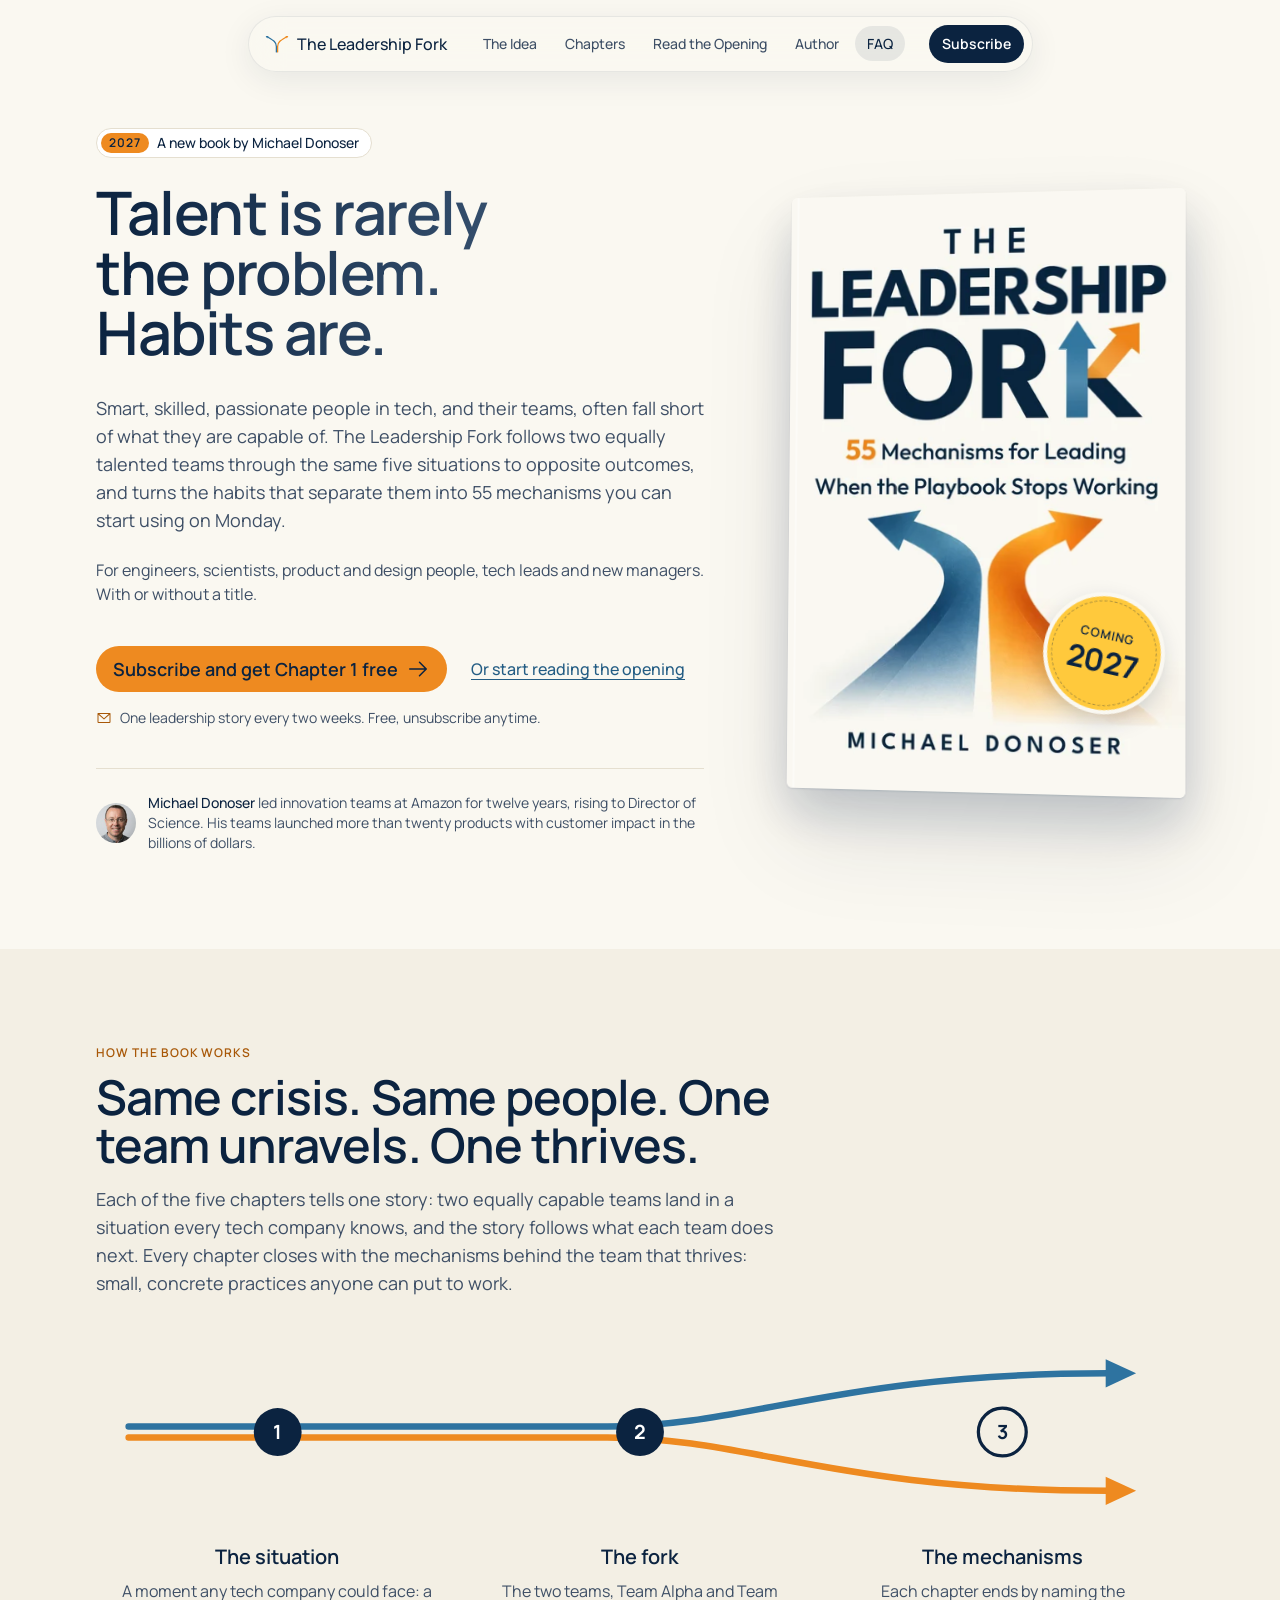
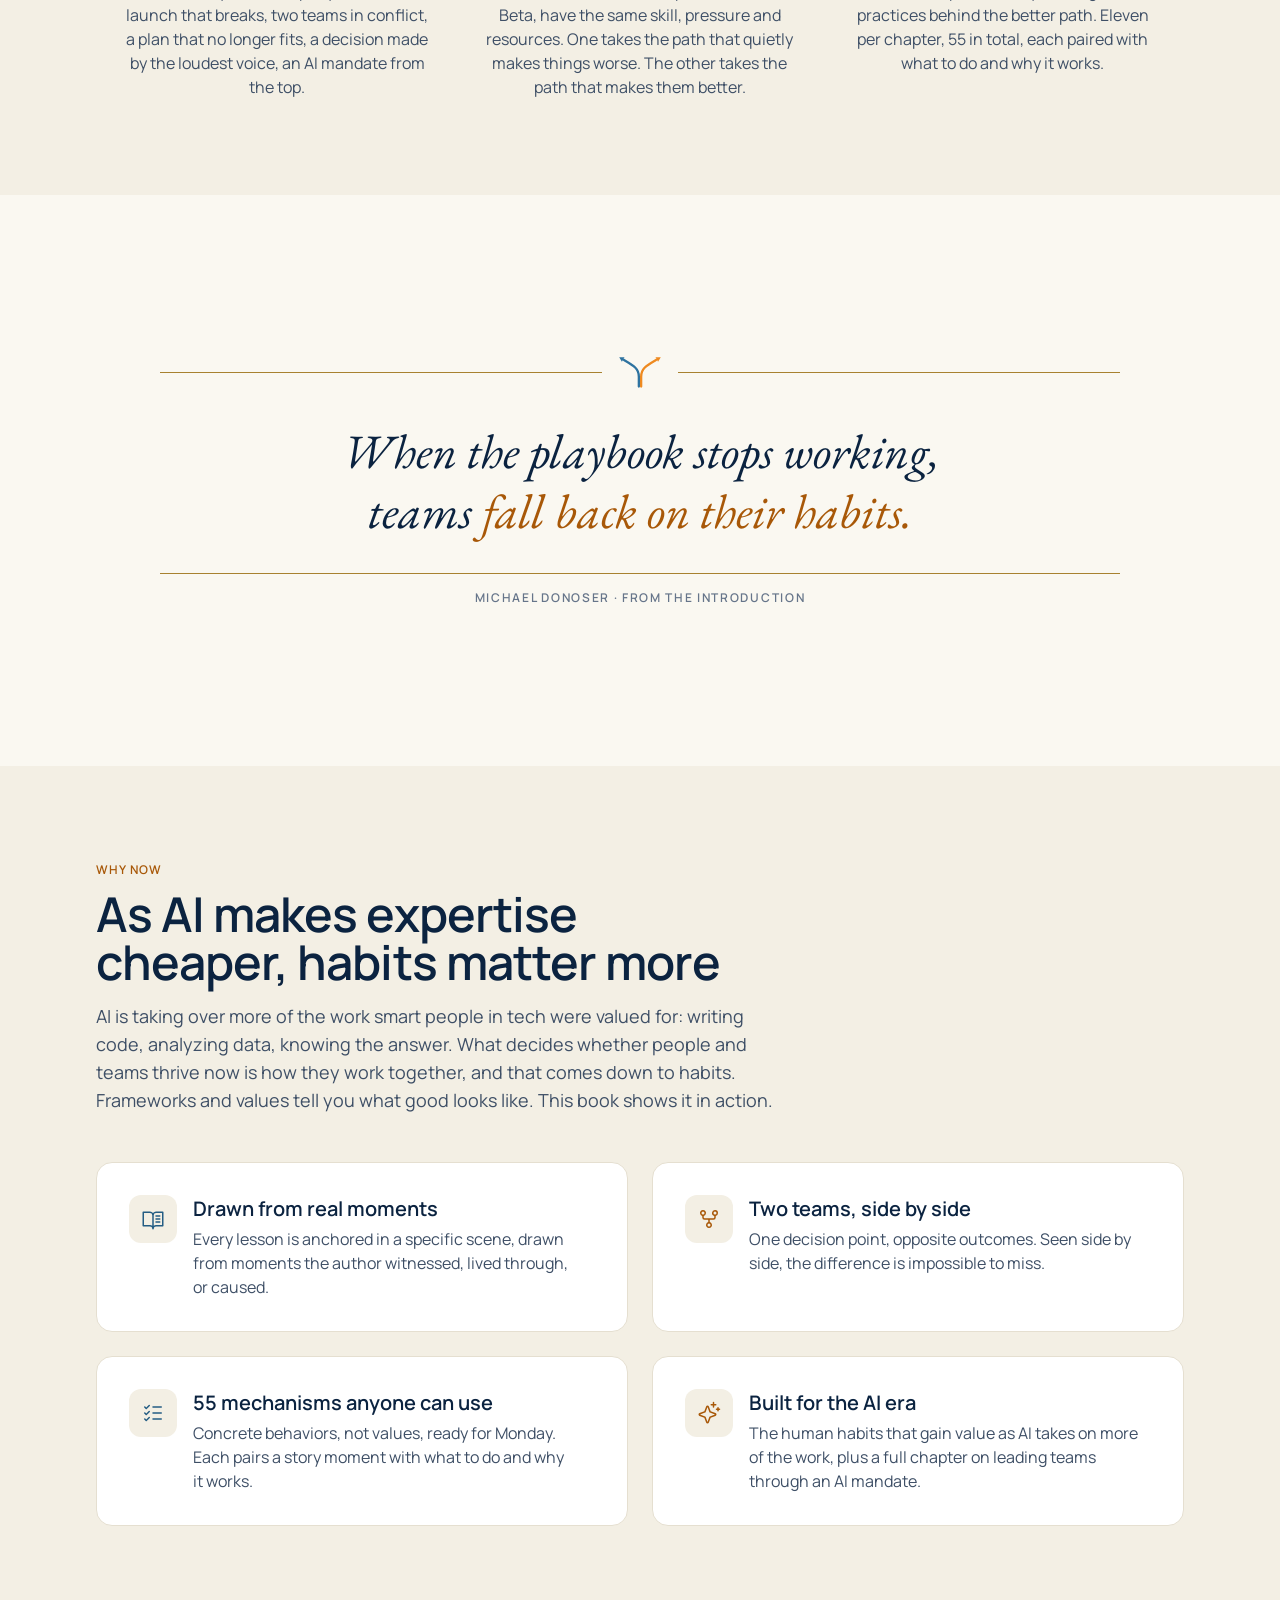
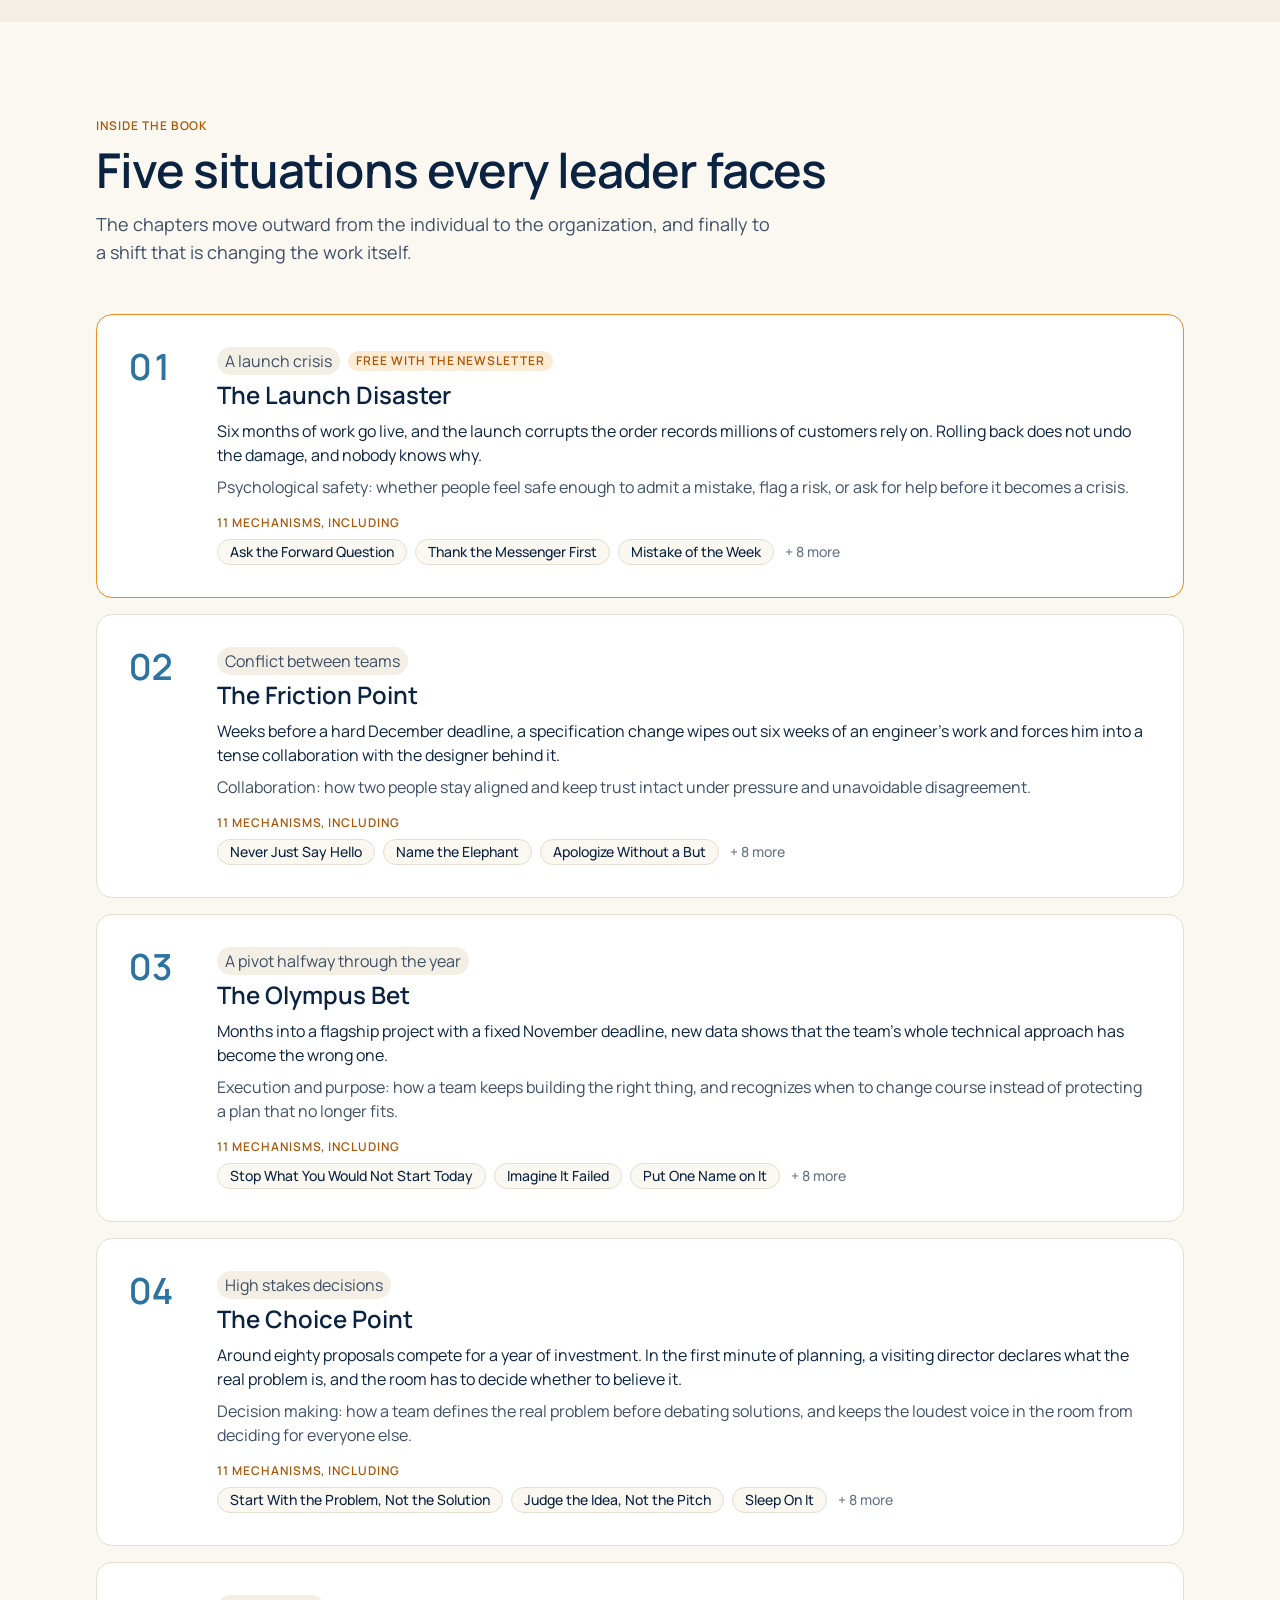
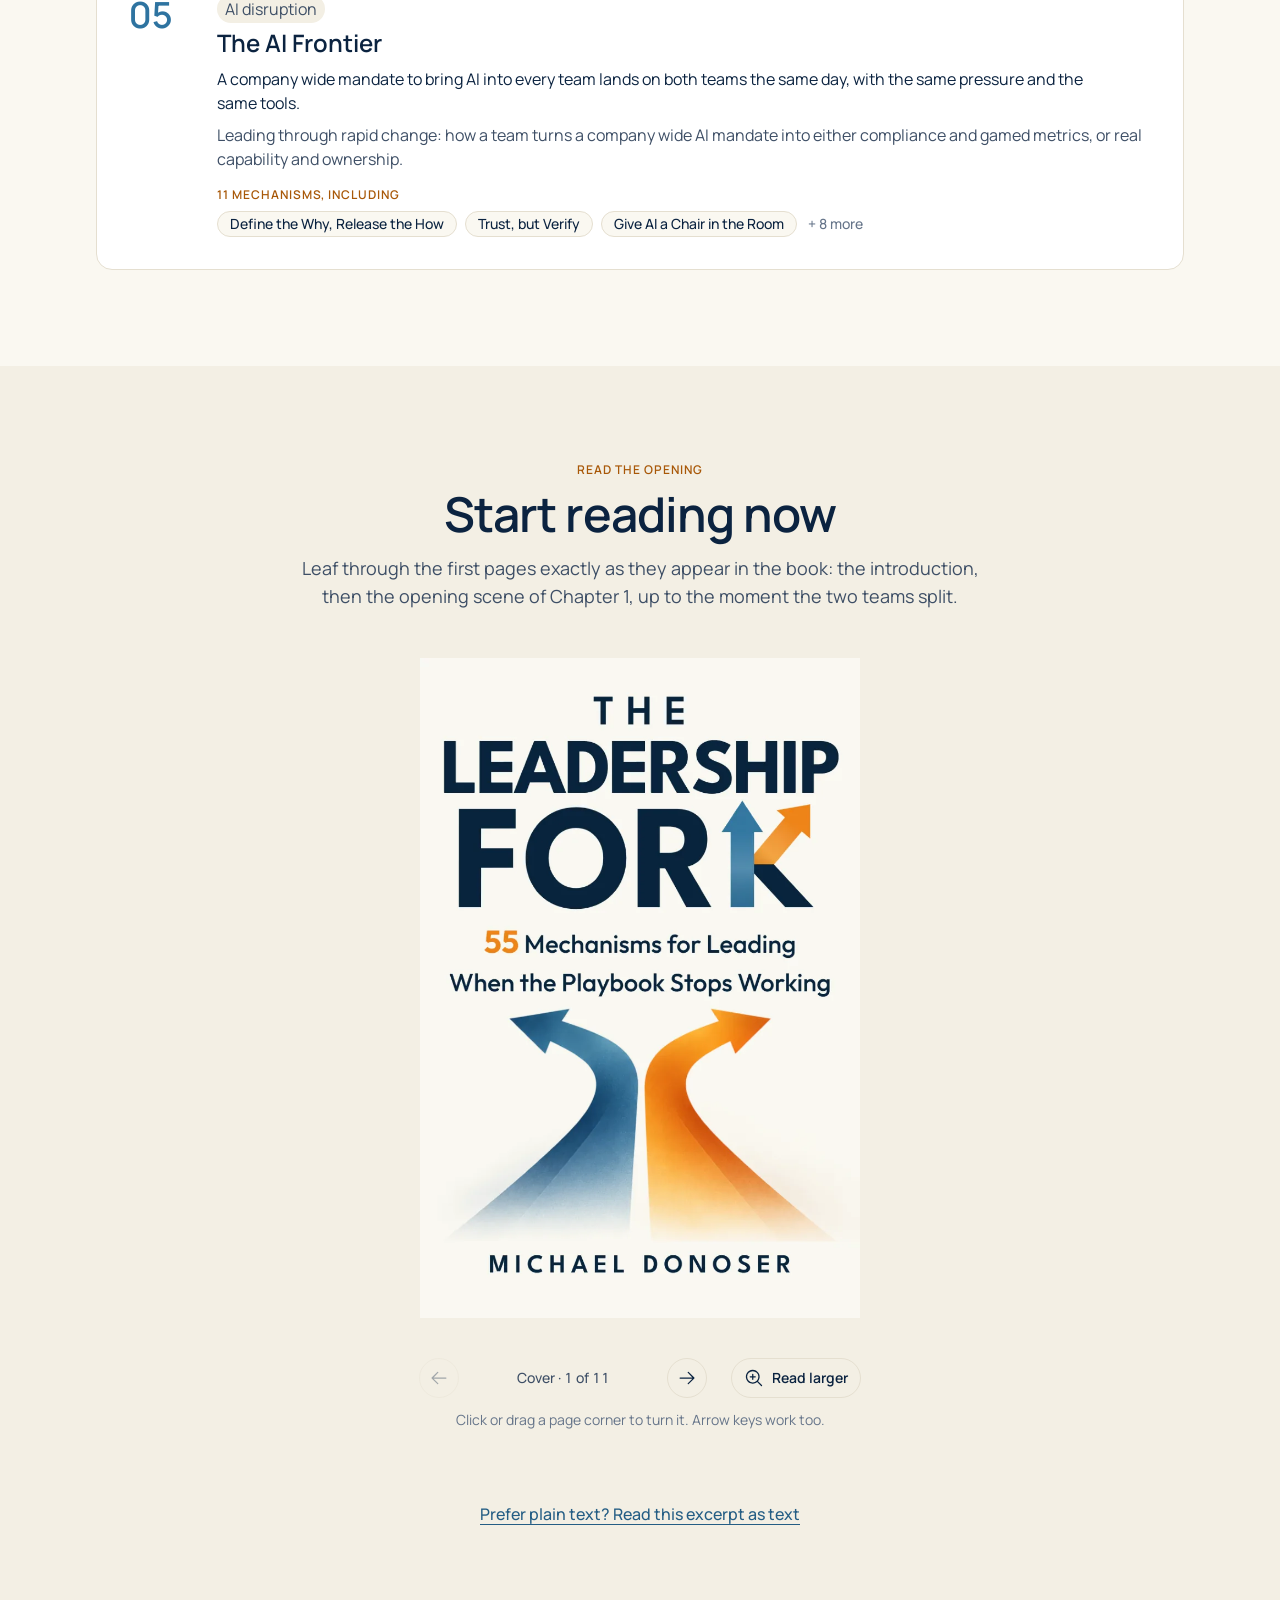
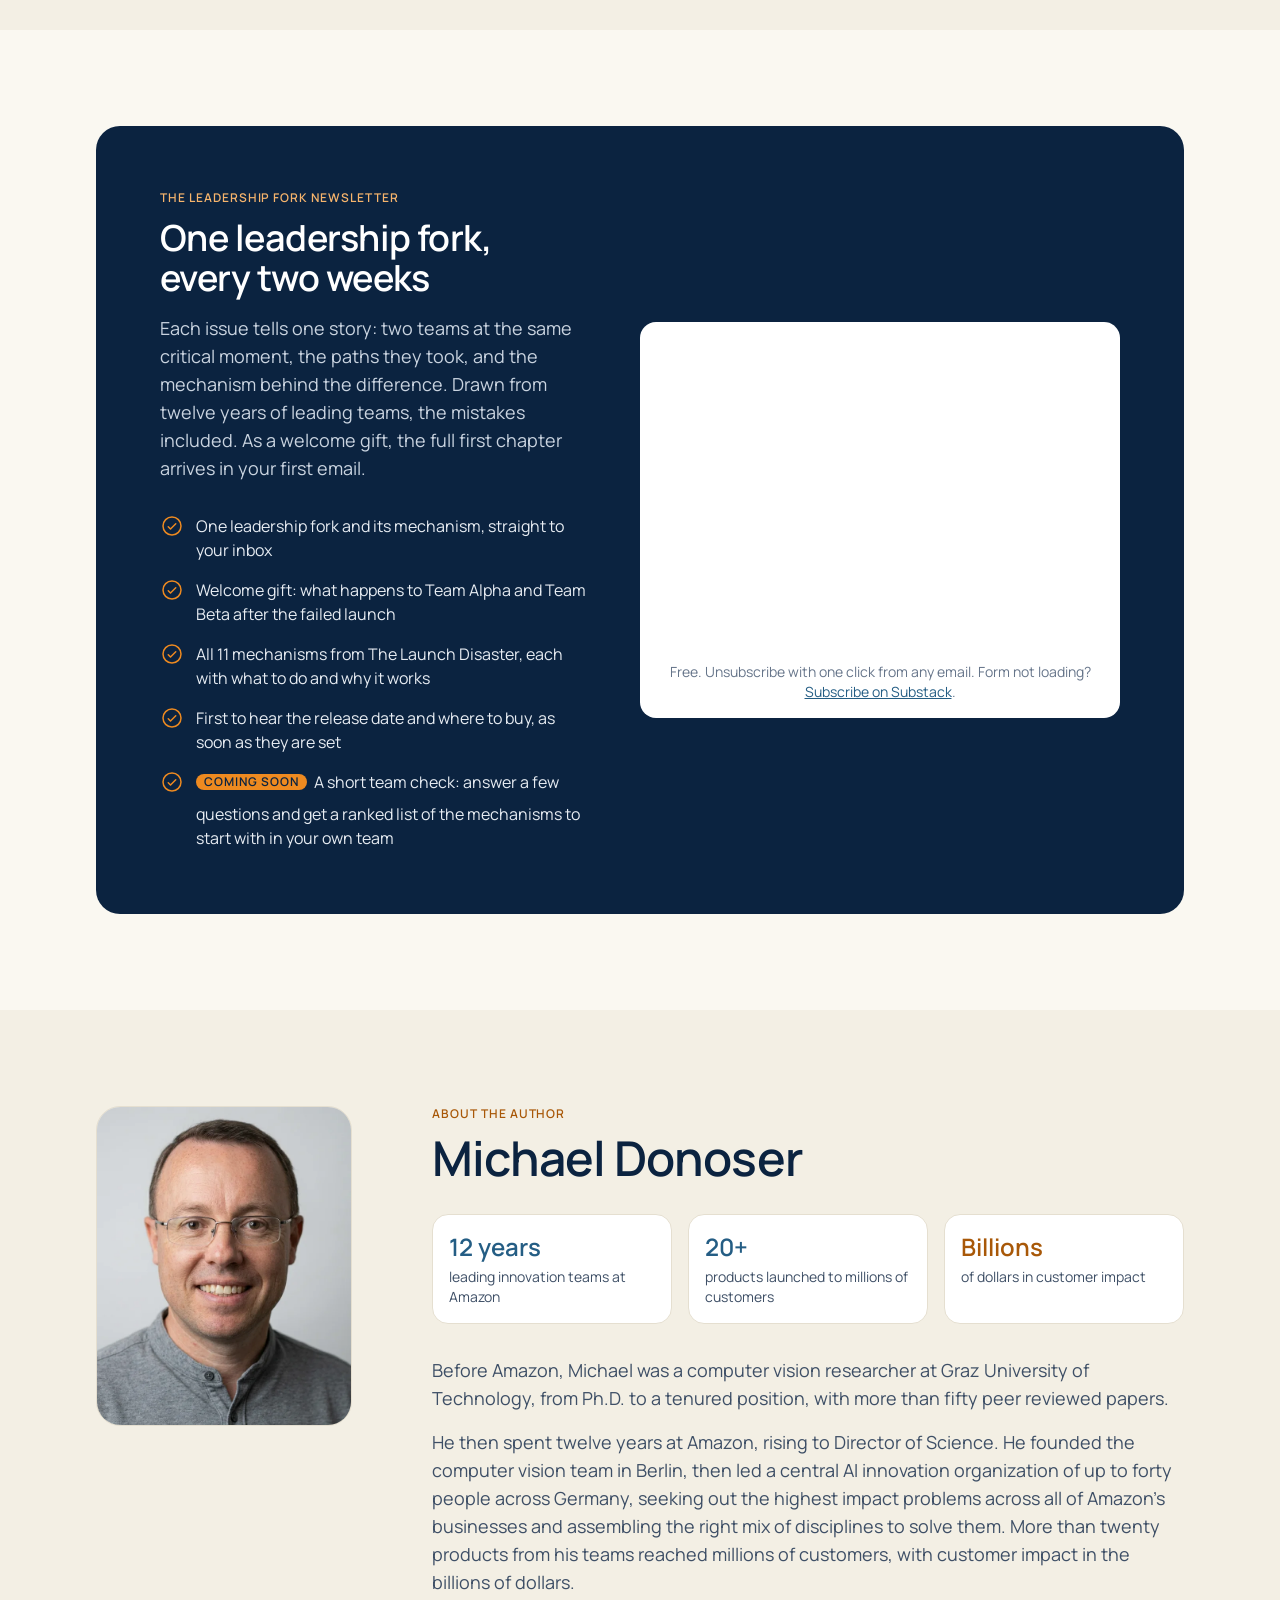
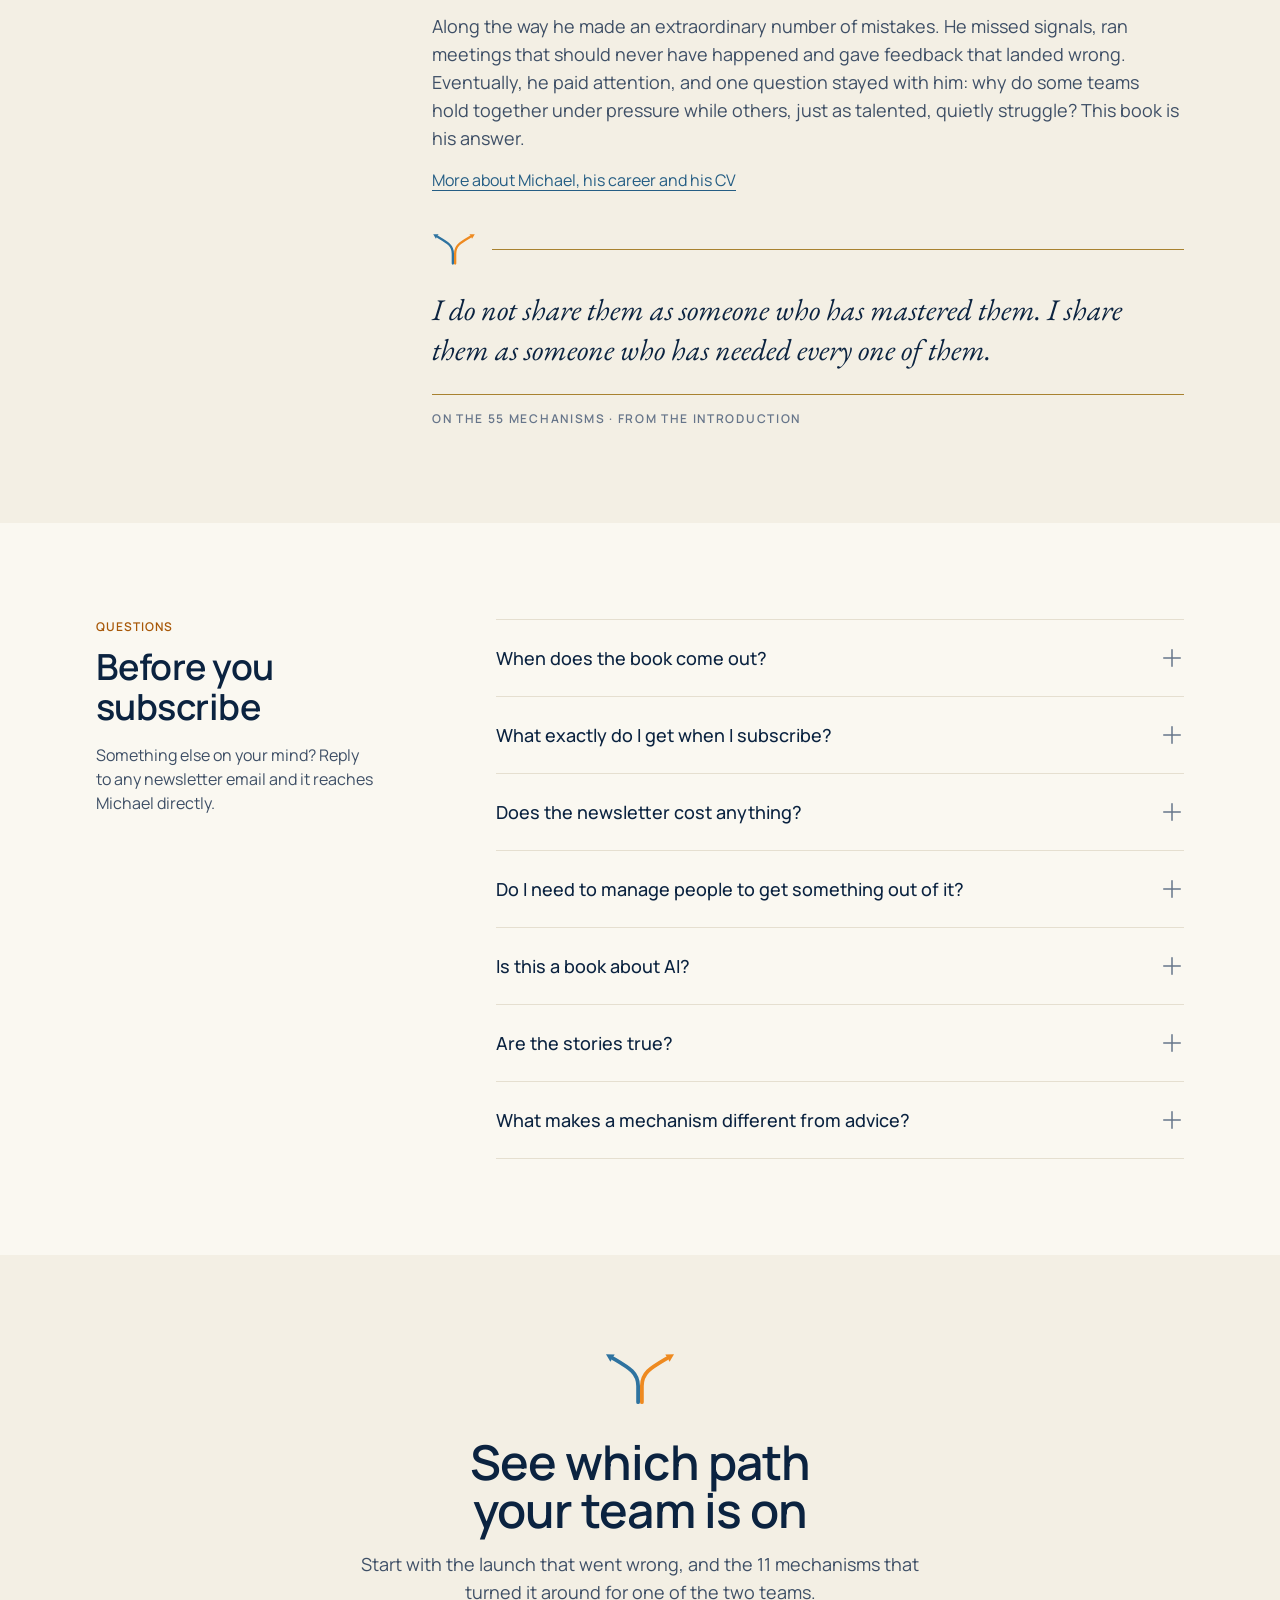
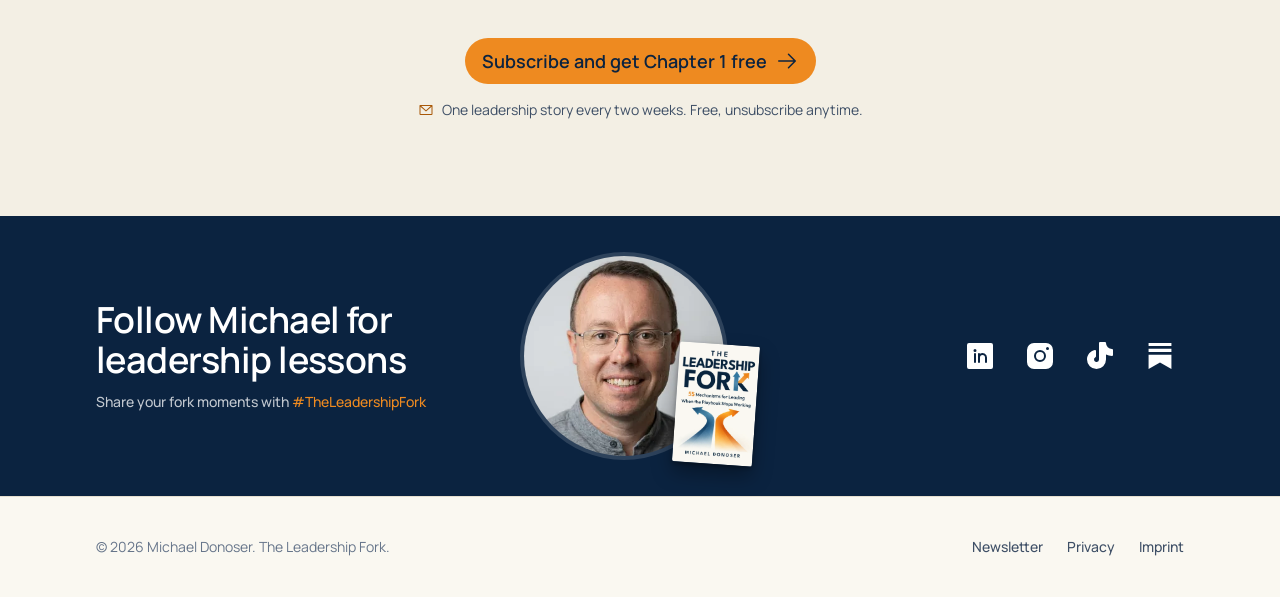
<file: index.html>
<!doctype html>
<html lang="en-US">
<head>
  <meta charset="utf-8">
  <meta name="viewport" content="width=device-width, initial-scale=1">
  <title>The Leadership Fork by Michael Donoser: read Chapter 1 free</title>
  <meta name="description" content="Talent is rarely the problem. Habits are. The Leadership Fork follows two equally talented tech teams to opposite outcomes and turns the difference into 55 mechanisms you can start using on Monday. Read the opening and get Chapter 1 free.">
  <link rel="canonical" href="https://theleadershipfork.com/">
  <meta name="theme-color" content="#faf8f1">
  <meta name="author" content="Michael Donoser">
  <meta name="robots" content="index, follow, max-image-preview:large">

  <meta property="og:type" content="book">
  <meta property="og:site_name" content="The Leadership Fork">
  <meta property="og:locale" content="en_US">
  <meta property="og:title" content="The Leadership Fork: 55 Mechanisms for Leading When the Playbook Stops Working">
  <meta property="og:description" content="Talent is rarely the problem. Habits are. Read the opening and get Chapter 1 free.">
  <meta property="og:url" content="https://theleadershipfork.com/">
  <meta property="og:image" content="https://theleadershipfork.com/assets/img/og.jpg">
  <meta property="og:image:width" content="1200">
  <meta property="og:image:height" content="630">
  <meta property="og:image:alt" content="The cover of The Leadership Fork by Michael Donoser">
  <meta property="book:author" content="Michael Donoser">
  <meta name="twitter:card" content="summary_large_image">

  <link rel="icon" href="/favicon.ico" sizes="any">
  <link rel="icon" type="image/png" sizes="32x32" href="/assets/img/icon-32.png">
  <link rel="apple-touch-icon" href="/assets/img/icon-180.png">

  <link rel="preload" href="/assets/fonts/manrope-latin-wght.woff2" as="font" type="font/woff2" crossorigin>
  <link rel="stylesheet" href="/assets/styles.css">
  <script>document.documentElement.classList.add("js");</script>

  <script type="application/ld+json">
  {
    "@context": "https://schema.org",
    "@graph": [
      {
        "@type": "WebSite",
        "name": "The Leadership Fork",
        "alternateName": ["TheLeadershipFork", "#TheLeadershipFork", "theleadershipfork.com"],
        "url": "https://theleadershipfork.com/"
      },
      {
        "@type": "Book",
        "name": "The Leadership Fork",
        "alternateName": "TheLeadershipFork",
        "keywords": "The Leadership Fork, TheLeadershipFork, leadership, team culture, management, Michael Donoser",
        "alternativeHeadline": "55 Mechanisms for Leading When the Playbook Stops Working",
        "description": "Talent is rarely the problem. Habits are. For smart, skilled, passionate people in tech who see themselves and their teams fall short of what they are capable of, The Leadership Fork shows the simple behaviors that, repeated again and again, let people and teams thrive: two equally talented teams, the same situation, opposite outcomes, and 55 mechanisms you can start using on Monday.",
        "author": { "@type": "Person", "name": "Michael Donoser", "url": "https://mike-dono-0815.github.io/homepage/", "sameAs": [
          "https://mike-dono-0815.github.io/homepage/",
          "https://www.linkedin.com/in/michael-donoser",
          "https://www.instagram.com/michaeldonoser/",
          "https://www.tiktok.com/@michaeldonoser",
          "https://substack.com/@michaeldonoser"
        ] },
        "inLanguage": "en",
        "genre": "Leadership / Management",
        "image": "https://theleadershipfork.com/assets/img/cover-960.jpg",
        "url": "https://theleadershipfork.com/"
      },
      {
        "@type": "FAQPage",
        "mainEntity": [
          { "@type": "Question", "name": "When does The Leadership Fork come out?",
            "acceptedAnswer": { "@type": "Answer", "text": "The book is planned for 2027. Newsletter subscribers hear the release date and where to buy it first." } },
          { "@type": "Question", "name": "What do I get when I subscribe?",
            "acceptedAnswer": { "@type": "Answer", "text": "One leadership fork every two weeks: two teams at the same critical moment and the mechanism behind the difference. As a welcome gift, the complete first chapter, The Launch Disaster, as a PDF, with all 11 mechanisms from that chapter." } },
          { "@type": "Question", "name": "Do I need to manage people to get something out of it?",
            "acceptedAnswer": { "@type": "Answer", "text": "No. The book is written for anyone who wants to shape how their team works, at any level. Every mechanism is something a team member can start as well as a manager." } },
          { "@type": "Question", "name": "Are the stories true?",
            "acceptedAnswer": { "@type": "Answer", "text": "They are composites. No story is a transcript of one real event, but every event in them is rooted in something the author witnessed, took part in, or caused." } }
        ]
      }
    ]
  }
  </script>
</head>
<body>
  <!-- Shared drawings -->
  <svg width="0" height="0" style="position:absolute" aria-hidden="true" focusable="false">
    <defs>
      <!-- Two lanes that touch in the stem, then split: echoes the cover arrows -->
      <symbol id="fork" viewBox="-76 -108 152 116">
        <g fill="none" stroke-width="8" stroke-linecap="round" stroke-linejoin="round">
          <path stroke="#2e73a0" d="M-4 0V-34C-4-62-22-72-56-92"/>
          <path stroke="#ee8a20" d="M4 0V-34C4-62 22-72 56-92"/>
        </g>
        <polygon fill="#2e73a0" points="-71.8,-101 -53.5,-100.8 -62.5,-85.2"/>
        <polygon fill="#ee8a20" points="71.8,-101 53.5,-100.8 62.5,-85.2"/>
      </symbol>
      <symbol id="i-arrow-right" viewBox="0 0 256 256"><path fill="currentColor" d="M221.66,133.66l-72,72a8,8,0,0,1-11.32-11.32L196.69,136H40a8,8,0,0,1,0-16H196.69L138.34,61.66a8,8,0,0,1,11.32-11.32l72,72A8,8,0,0,1,221.66,133.66Z"/></symbol>
      <symbol id="i-arrow-down" viewBox="0 0 256 256"><path fill="currentColor" d="M205.66,149.66l-72,72a8,8,0,0,1-11.32,0l-72-72a8,8,0,0,1,11.32-11.32L120,196.69V40a8,8,0,0,1,16,0V196.69l58.34-58.35a8,8,0,0,1,11.32,11.32Z"/></symbol>
      <symbol id="i-check" viewBox="0 0 256 256"><path fill="currentColor" d="M173.66,98.34a8,8,0,0,1,0,11.32l-56,56a8,8,0,0,1-11.32,0l-24-24a8,8,0,0,1,11.32-11.32L112,148.69l50.34-50.35A8,8,0,0,1,173.66,98.34ZM232,128A104,104,0,1,1,128,24,104.11,104.11,0,0,1,232,128Zm-16,0a88,88,0,1,0-88,88A88.1,88.1,0,0,0,216,128Z"/></symbol>
      <symbol id="i-book" viewBox="0 0 256 256"><path fill="currentColor" d="M232,48H160a40,40,0,0,0-32,16A40,40,0,0,0,96,48H24a8,8,0,0,0-8,8V200a8,8,0,0,0,8,8H96a24,24,0,0,1,24,24,8,8,0,0,0,16,0,24,24,0,0,1,24-24h72a8,8,0,0,0,8-8V56A8,8,0,0,0,232,48ZM96,192H32V64H96a24,24,0,0,1,24,24V200A39.81,39.81,0,0,0,96,192Zm128,0H160a39.81,39.81,0,0,0-24,8V88a24,24,0,0,1,24-24h64ZM160,88h40a8,8,0,0,1,0,16H160a8,8,0,0,1,0-16Zm48,40a8,8,0,0,1-8,8H160a8,8,0,0,1,0-16h40A8,8,0,0,1,208,128Zm0,32a8,8,0,0,1-8,8H160a8,8,0,0,1,0-16h40A8,8,0,0,1,208,160Z"/></symbol>
      <symbol id="i-fork" viewBox="0 0 256 256"><path fill="currentColor" d="M224,64a32,32,0,1,0-40,31v17a8,8,0,0,1-8,8H80a8,8,0,0,1-8-8V95a32,32,0,1,0-16,0v17a24,24,0,0,0,24,24h40v25a32,32,0,1,0,16,0V136h40a24,24,0,0,0,24-24V95A32.06,32.06,0,0,0,224,64ZM48,64A16,16,0,1,1,64,80,16,16,0,0,1,48,64Zm96,128a16,16,0,1,1-16-16A16,16,0,0,1,144,192ZM192,80a16,16,0,1,1,16-16A16,16,0,0,1,192,80Z"/></symbol>
      <symbol id="i-list" viewBox="0 0 256 256"><path fill="currentColor" d="M224,128a8,8,0,0,1-8,8H128a8,8,0,0,1,0-16h88A8,8,0,0,1,224,128ZM128,72h88a8,8,0,0,0,0-16H128a8,8,0,0,0,0,16Zm88,112H128a8,8,0,0,0,0,16h88a8,8,0,0,0,0-16ZM82.34,42.34,56,68.69,45.66,58.34A8,8,0,0,0,34.34,69.66l16,16a8,8,0,0,0,11.32,0l32-32A8,8,0,0,0,82.34,42.34Zm0,64L56,132.69,45.66,122.34a8,8,0,0,0-11.32,11.32l16,16a8,8,0,0,0,11.32,0l32-32a8,8,0,0,0-11.32-11.32Zm0,64L56,196.69,45.66,186.34a8,8,0,0,0-11.32,11.32l16,16a8,8,0,0,0,11.32,0l32-32a8,8,0,0,0-11.32-11.32Z"/></symbol>
      <symbol id="i-sparkle" viewBox="0 0 256 256"><path fill="currentColor" d="M197.58,129.06,146,110l-19-51.62a15.92,15.92,0,0,0-29.88,0L78,110l-51.62,19a15.92,15.92,0,0,0,0,29.88L78,178l19,51.62a15.92,15.92,0,0,0,29.88,0L146,178l51.62-19a15.92,15.92,0,0,0,0-29.88ZM137,164.22a8,8,0,0,0-4.74,4.74L112,223.85,91.78,169A8,8,0,0,0,87,164.22L32.15,144,87,123.78A8,8,0,0,0,91.78,119L112,64.15,132.22,119a8,8,0,0,0,4.74,4.74L191.85,144ZM144,40a8,8,0,0,1,8-8h16V16a8,8,0,0,1,16,0V32h16a8,8,0,0,1,0,16H184V64a8,8,0,0,1-16,0V48H152A8,8,0,0,1,144,40ZM248,88a8,8,0,0,1-8,8h-8v8a8,8,0,0,1-16,0V96h-8a8,8,0,0,1,0-16h8V72a8,8,0,0,1,16,0v8h8A8,8,0,0,1,248,88Z"/></symbol>
      <symbol id="i-plus" viewBox="0 0 256 256"><path fill="currentColor" d="M224,128a8,8,0,0,1-8,8H136v80a8,8,0,0,1-16,0V136H40a8,8,0,0,1,0-16h80V40a8,8,0,0,1,16,0v80h80A8,8,0,0,1,224,128Z"/></symbol>
      <!-- Brand marks: Phosphor fill (MIT) for LinkedIn, Instagram, TikTok; Simple Icons (CC0) for Substack -->
      <symbol id="i-linkedin" viewBox="0 0 256 256"><path fill="currentColor" d="M216,24H40A16,16,0,0,0,24,40V216a16,16,0,0,0,16,16H216a16,16,0,0,0,16-16V40A16,16,0,0,0,216,24ZM96,176a8,8,0,0,1-16,0V112a8,8,0,0,1,16,0ZM88,96a12,12,0,1,1,12-12A12,12,0,0,1,88,96Zm96,80a8,8,0,0,1-16,0V140a20,20,0,0,0-40,0v36a8,8,0,0,1-16,0V112a8,8,0,0,1,15.790-1.78A36,36,0,0,1,184,140Z"/></symbol>
      <symbol id="i-instagram" viewBox="0 0 256 256"><path fill="currentColor" d="M176,24H80A56.06,56.06,0,0,0,24,80v96a56.06,56.06,0,0,0,56,56h96a56.06,56.06,0,0,0,56-56V80A56.06,56.06,0,0,0,176,24ZM128,176a48,48,0,1,1,48-48A48.05,48.05,0,0,1,128,176Zm60-96a12,12,0,1,1,12-12A12,12,0,0,1,188,80Zm-28,48a32,32,0,1,1-32-32A32,32,0,0,1,160,128Z"/></symbol>
      <symbol id="i-tiktok" viewBox="0 0 256 256"><path fill="currentColor" d="M232,80v40a8,8,0,0,1-8,8,103.25,103.25,0,0,1-48-11.71V156a76,76,0,0,1-152,0c0-36.9,26.91-69.52,62.6-75.88A8,8,0,0,1,96,88v42.69a8,8,0,0,1-4.570,7.23A20,20,0,1,0,120,156V24a8,8,0,0,1,8-8h40a8,8,0,0,1,8,8,48.050,48.050,0,0,0,48,48A8,8,0,0,1,232,80Z"/></symbol>
      <symbol id="i-substack" viewBox="0 0 24 24"><path fill="currentColor" d="M22.539 8.242H1.46V5.406h21.08v2.836zM1.46 10.812V24L12 18.11 22.54 24V10.812H1.46zM22.54 0H1.46v2.836h21.08V0z"/></symbol>
      <symbol id="i-mail" viewBox="0 0 256 256"><path fill="currentColor" d="M224,48H32a8,8,0,0,0-8,8V192a16,16,0,0,0,16,16H216a16,16,0,0,0,16-16V56A8,8,0,0,0,224,48ZM203.43,64,128,133.15,52.57,64ZM216,192H40V74.19l82.59,75.71a8,8,0,0,0,10.82,0L216,74.19V192Z"/></symbol>
    </defs>
  </svg>

  <a class="skip-link button-sm" href="#main">Skip to content</a>

  <!-- ===================== Navigation ===================== -->
  <header class="nav-wrap">
    <nav class="nav" aria-label="Main">
      <a class="brand" href="/" aria-label="The Leadership Fork, home">
        <svg viewBox="0 0 152 116" aria-hidden="true"><use href="#fork"/></svg>
        <span class="brand-name title-3">The Leadership Fork</span>
      </a>
      <ul class="nav-links title-4">
        <li><a href="#idea">The Idea</a></li>
        <li><a href="#chapters">Chapters</a></li>
        <li><a href="#excerpt">Read the Opening</a></li>
        <li><a href="#author">Author</a></li>
        <li><a href="#faq">FAQ</a></li>
      </ul>
      <div class="nav-actions">
        <a class="btn btn-primary button-sm nav-cta-mobile" href="#chapter-one">Subscribe</a>
        <button class="menu-toggle" type="button" aria-expanded="false" aria-controls="mobile-menu" aria-label="Open menu">
          <span></span><span></span><span></span>
        </button>
      </div>
    </nav>
  </header>

  <div class="mobile-menu" id="mobile-menu" aria-hidden="true">
    <a class="heading-4" href="#idea">The Idea</a>
    <a class="heading-4" href="#chapters">Chapters</a>
    <a class="heading-4" href="#excerpt">Read the Opening</a>
    <a class="heading-4" href="#author">Author</a>
    <a class="heading-4" href="#faq">FAQ</a>
  </div>

  <main id="main">
    <!-- ===================== Hero ===================== -->
    <section class="hero" aria-labelledby="hero-title">
      <div class="container hero-grid">
        <div>
          <p class="eyebrow caption-1"><span class="pill caption-3">2027</span> A new book by Michael Donoser</p>
          <h1 id="hero-title" class="heading-1">Talent is rarely the problem.<br> Habits are.</h1>
          <p class="hero-sub body-7 muted">
            Smart, skilled, passionate people in tech, and their teams, often
            fall short of what they are capable of. The Leadership Fork follows
            two equally talented teams through the same five situations to
            opposite outcomes, and turns the habits that separate them into
            55 mechanisms you can start using on Monday.
          </p>
          <p class="hero-sub body-3 muted">
            For engineers, scientists, product and design people, tech leads
            and new managers. With or without a title.
          </p>
          <div class="hero-actions">
            <a class="btn btn-accent button-lg" href="#chapter-one">
              Subscribe and get Chapter 1 free
              <svg aria-hidden="true"><use href="#i-arrow-right"/></svg>
            </a>
            <a class="text-link body-2" href="#excerpt">Or start reading the opening</a>
          </div>
          <p class="cta-note caption-2"><svg aria-hidden="true"><use href="#i-mail"/></svg>One leadership story every two weeks. Free, unsubscribe anytime.</p>
          <div class="hero-proof">
            <span class="avatar" aria-hidden="true"><img src="/assets/img/author-avatar.jpg" alt="" width="40" height="40"></span>
            <p class="caption-2 muted">
              <strong class="caption-1" style="color:var(--ink)">Michael Donoser</strong>
              led innovation teams at Amazon for twelve years, rising to
              Director of Science. His teams launched more than twenty
              products with customer impact in the billions of dollars.
            </p>
          </div>
        </div>
        <div class="cover-stage">
          <div class="cover">
            <picture>
              <source type="image/webp" srcset="/assets/img/cover-480.webp 480w, /assets/img/cover-960.webp 960w" sizes="(min-width: 960px) 400px, 200px">
              <img src="/assets/img/cover-960.jpg" srcset="/assets/img/cover-480.jpg 480w, /assets/img/cover-960.jpg 960w" sizes="(min-width: 960px) 400px, 200px"
                   width="960" height="1439" alt="Book cover of The Leadership Fork: 55 Mechanisms for Leading When the Playbook Stops Working, by Michael Donoser. A blue and an orange arrow split from one road." fetchpriority="high">
            </picture>
            <p class="sticker" aria-label="Coming in 2027">
              <span class="sticker-top" aria-hidden="true">Coming</span>
              <span class="sticker-year" aria-hidden="true">2027</span>
            </p>
          </div>
        </div>
      </div>
    </section>

    <!-- ===================== How every story works ===================== -->
    <section class="section band" id="idea" aria-labelledby="idea-title">
      <div class="container">
        <div class="section-head reveal">
          <span class="caption-3">How the book works</span>
          <h2 id="idea-title" class="heading-2">Same crisis. Same people. One team unravels. One thrives.</h2>
          <p class="body-7 muted">
            Each of the five chapters tells one story: two equally capable teams
            land in a situation every tech company knows, and the story follows
            what each team does next. Every chapter closes with the mechanisms
            behind the team that thrives: small, concrete practices anyone can
            put to work.
          </p>
        </div>
        <!-- One road that splits at the fork; the numbers mark the three steps below. -->
        <svg class="road reveal" viewBox="0 0 1000 160" aria-hidden="true">
          <g fill="none" stroke-width="6" stroke-linecap="round">
            <path stroke="#2e73a0" d="M30 75 H470 C600 75 680 26 930 26"/>
            <path stroke="#ee8a20" d="M30 85 H470 C600 85 680 134 930 134"/>
          </g>
          <polygon fill="#2e73a0" points="928,13 956,26 928,39"/>
          <polygon fill="#ee8a20" points="928,121 956,134 928,147"/>
          <g font-weight="700" font-size="18" text-anchor="middle">
            <circle cx="167" cy="80" r="22" fill="#0b2340"/><text x="167" y="86" fill="#fff">1</text>
            <circle cx="500" cy="80" r="22" fill="#0b2340"/><text x="500" y="86" fill="#fff">2</text>
            <circle class="road-open" cx="833" cy="80" r="22" stroke="#0b2340" stroke-width="3"/><text x="833" y="86" fill="#0b2340">3</text>
          </g>
        </svg>
        <ol class="steps">
          <li class="step reveal">
            <span class="step-num caption-1" aria-hidden="true">1</span>
            <h3 class="heading-6">The situation</h3>
            <p class="body-3 muted">
              A moment any tech company could face: a launch that breaks, two
              teams in conflict, a plan that no longer fits, a decision made
              by the loudest voice, an AI mandate from the top.
            </p>
          </li>
          <li class="step reveal">
            <span class="step-num caption-1" aria-hidden="true">2</span>
            <h3 class="heading-6">The fork</h3>
            <p class="body-3 muted">
              The two teams, Team Alpha and Team Beta, have the same skill,
              pressure and resources. One takes the path that quietly makes things worse.
              The other takes the path that makes them better.
            </p>
          </li>
          <li class="step reveal">
            <span class="step-num step-num-open caption-1" aria-hidden="true">3</span>
            <h3 class="heading-6">The mechanisms</h3>
            <p class="body-3 muted">
              Each chapter ends by naming the practices behind the better
              path. Eleven per chapter, 55 in total, each paired with what to do and why it
              works.
            </p>
          </li>
        </ol>
      </div>
    </section>

    <!-- ===================== Tagline reveal (B11) ===================== -->
    <section class="tagline" aria-label="The idea behind the book">
      <div class="container">
        <figure class="tagline-quote">
          <div class="tq-rule" aria-hidden="true"><svg viewBox="0 0 152 116"><use href="#fork"/></svg></div>
          <blockquote>
            <p data-word-reveal>When the playbook stops working, teams <span class="accent">fall back on their habits.</span></p>
          </blockquote>
          <div class="tq-rule" aria-hidden="true"></div>
          <figcaption class="tq-who">Michael Donoser &middot; from the introduction</figcaption>
        </figure>
      </div>
    </section>

    <!-- ===================== Benefits ===================== -->
    <section class="section band" aria-labelledby="why-title">
      <div class="container">
        <div class="section-head reveal">
          <span class="caption-3">Why now</span>
          <h2 id="why-title" class="heading-2">As AI makes expertise cheaper, habits matter more</h2>
          <p class="body-7 muted">
            AI is taking over more of the work smart people in tech were
            valued for: writing code, analyzing data, knowing the answer.
            What decides whether people and teams thrive now is how they work
            together, and that comes down to habits. Frameworks and values
            tell you what good looks like. This book shows it in action.
          </p>
        </div>
        <div class="benefits">
          <div class="card benefit reveal">
            <span class="icon-chip" aria-hidden="true"><svg><use href="#i-book"/></svg></span>
            <div>
              <h3 class="heading-6">Drawn from real moments</h3>
              <p class="body-3 muted">Every lesson is anchored in a specific scene, drawn from moments the author witnessed, lived through, or caused.</p>
            </div>
          </div>
          <div class="card benefit reveal">
            <span class="icon-chip orange" aria-hidden="true"><svg><use href="#i-fork"/></svg></span>
            <div>
              <h3 class="heading-6">Two teams, side by side</h3>
              <p class="body-3 muted">One decision point, opposite outcomes. Seen side by side, the difference is impossible to miss.</p>
            </div>
          </div>
          <div class="card benefit reveal">
            <span class="icon-chip" aria-hidden="true"><svg><use href="#i-list"/></svg></span>
            <div>
              <h3 class="heading-6">55 mechanisms anyone can use</h3>
              <p class="body-3 muted">Concrete behaviors, not values, ready for Monday. Each pairs a story moment with what to do and why it works.</p>
            </div>
          </div>
          <div class="card benefit reveal">
            <span class="icon-chip orange" aria-hidden="true"><svg><use href="#i-sparkle"/></svg></span>
            <div>
              <h3 class="heading-6">Built for the AI era</h3>
              <p class="body-3 muted">The human habits that gain value as AI takes on more of the work, plus a full chapter on leading teams through an AI mandate.</p>
            </div>
          </div>
        </div>
      </div>
    </section>

    <!-- ===================== Chapters ===================== -->
    <section class="section" id="chapters" aria-labelledby="chapters-title">
      <div class="container">
        <div class="section-head reveal">
          <span class="caption-3">Inside the book</span>
          <h2 id="chapters-title" class="heading-2">Five situations every leader faces</h2>
          <p class="body-7 muted">
            The chapters move outward from the individual to the organization,
            and finally to a shift that is changing the work itself.
          </p>
        </div>
        <ol class="chapters">
          <li class="card chapter is-free reveal">
            <span class="chapter-num" aria-hidden="true">01</span>
            <div>
              <div class="meta">
                <span class="tag caption-4">A launch crisis</span>
                <span class="tag free caption-3">Free with the newsletter</span>
              </div>
              <h3 class="heading-5">The Launch Disaster</h3>
              <p class="body-3 chapter-story">Six months of work go live, and the launch corrupts the order records millions of customers rely on. Rolling back does not undo the damage, and nobody knows why.</p>
              <p class="body-3 muted">Psychological safety: whether people feel safe enough to admit a mistake, flag a risk, or ask for help before it becomes a crisis.</p>
              <p class="mech-label caption-3">11 mechanisms, including</p>
              <ul class="mech-teasers caption-1" aria-label="Some of the mechanisms in this chapter"><li>Ask the Forward Question</li><li>Thank the Messenger First</li><li>Mistake of the Week</li><li class="more">+ 8 more</li></ul>
            </div>
          </li>
          <li class="card chapter reveal">
            <span class="chapter-num" aria-hidden="true">02</span>
            <div>
              <div class="meta"><span class="tag caption-4">Conflict between teams</span></div>
              <h3 class="heading-5">The Friction Point</h3>
              <p class="body-3 chapter-story">Weeks before a hard December deadline, a specification change wipes out six weeks of an engineer&rsquo;s work and forces him into a tense collaboration with the designer behind it.</p>
              <p class="body-3 muted">Collaboration: how two people stay aligned and keep trust intact under pressure and unavoidable disagreement.</p>
              <p class="mech-label caption-3">11 mechanisms, including</p>
              <ul class="mech-teasers caption-1" aria-label="Some of the mechanisms in this chapter"><li>Never Just Say Hello</li><li>Name the Elephant</li><li>Apologize Without a But</li><li class="more">+ 8 more</li></ul>
            </div>
          </li>
          <li class="card chapter reveal">
            <span class="chapter-num" aria-hidden="true">03</span>
            <div>
              <div class="meta"><span class="tag caption-4">A pivot halfway through the year</span></div>
              <h3 class="heading-5">The Olympus Bet</h3>
              <p class="body-3 chapter-story">Months into a flagship project with a fixed November deadline, new data shows that the team&rsquo;s whole technical approach has become the wrong one.</p>
              <p class="body-3 muted">Execution and purpose: how a team keeps building the right thing, and recognizes when to change course instead of protecting a plan that no longer fits.</p>
              <p class="mech-label caption-3">11 mechanisms, including</p>
              <ul class="mech-teasers caption-1" aria-label="Some of the mechanisms in this chapter"><li>Stop What You Would Not Start Today</li><li>Imagine It Failed</li><li>Put One Name on It</li><li class="more">+ 8 more</li></ul>
            </div>
          </li>
          <li class="card chapter reveal">
            <span class="chapter-num" aria-hidden="true">04</span>
            <div>
              <div class="meta"><span class="tag caption-4">High stakes decisions</span></div>
              <h3 class="heading-5">The Choice Point</h3>
              <p class="body-3 chapter-story">Around eighty proposals compete for a year of investment. In the first minute of planning, a visiting director declares what the real problem is, and the room has to decide whether to believe it.</p>
              <p class="body-3 muted">Decision making: how a team defines the real problem before debating solutions, and keeps the loudest voice in the room from deciding for everyone else.</p>
              <p class="mech-label caption-3">11 mechanisms, including</p>
              <ul class="mech-teasers caption-1" aria-label="Some of the mechanisms in this chapter"><li>Start With the Problem, Not the Solution</li><li>Judge the Idea, Not the Pitch</li><li>Sleep On It</li><li class="more">+ 8 more</li></ul>
            </div>
          </li>
          <li class="card chapter reveal">
            <span class="chapter-num" aria-hidden="true">05</span>
            <div>
              <div class="meta"><span class="tag caption-4">AI disruption</span></div>
              <h3 class="heading-5">The AI Frontier</h3>
              <p class="body-3 chapter-story">A company wide mandate to bring AI into every team lands on both teams the same day, with the same pressure and the same tools.</p>
              <p class="body-3 muted">Leading through rapid change: how a team turns a company wide AI mandate into either compliance and gamed metrics, or real capability and ownership.</p>
              <p class="mech-label caption-3">11 mechanisms, including</p>
              <ul class="mech-teasers caption-1" aria-label="Some of the mechanisms in this chapter"><li>Define the Why, Release the How</li><li>Trust, but Verify</li><li>Give AI a Chair in the Room</li><li class="more">+ 8 more</li></ul>
            </div>
          </li>
        </ol>
      </div>
    </section>

    <!-- ===================== Excerpt ===================== -->
    <section class="section band" id="excerpt" aria-labelledby="excerpt-title">
      <div class="container">
        <div class="section-head reveal" style="margin-left:auto;margin-right:auto;text-align:center">
          <span class="caption-3">Read the opening</span>
          <h2 id="excerpt-title" class="heading-2">Start reading now</h2>
          <p class="body-7 muted">
            Leaf through the first pages exactly as they appear in the book:
            the introduction, then the opening scene of Chapter 1, up to
            the moment the two teams split.
          </p>
        </div>

        <div class="flipbook-wrap reveal" aria-roledescription="flipbook" aria-label="Preview pages of The Leadership Fork">
          <div class="flipbook" id="flipbook">
            <div class="page" data-density="hard"><img src="/assets/pages/page-01.webp" alt="Front cover of The Leadership Fork" width="800" height="1200"></div>
            <div class="page"><img src="/assets/pages/page-02.webp" alt="Introduction, About These Stories, page 1" width="800" height="1200"></div>
            <div class="page"><img src="/assets/pages/page-03.webp" alt="Introduction, page 2" width="800" height="1200"></div>
            <div class="page"><img src="/assets/pages/page-04.webp" alt="Introduction, page 3" width="800" height="1200" loading="lazy"></div>
            <div class="page"><img src="/assets/pages/page-05.webp" alt="Introduction, page 4" width="800" height="1200" loading="lazy"></div>
            <div class="page"><img src="/assets/pages/page-06.webp" alt="Introduction, page 5" width="800" height="1200" loading="lazy"></div>
            <div class="page"><img src="/assets/pages/page-07.webp" alt="Chapter One title page: The Launch Disaster" width="800" height="1200" loading="lazy"></div>
            <div class="page"><img src="/assets/pages/page-08.webp" alt="Chapter One, The Champagne Was Already Chilled, page 1" width="800" height="1200" loading="lazy"></div>
            <div class="page"><img src="/assets/pages/page-09.webp" alt="Chapter One, page 2" width="800" height="1200" loading="lazy"></div>
            <div class="page"><img src="/assets/pages/page-10.webp" alt="Chapter One, page 3, ending where the story splits" width="800" height="1200" loading="lazy"></div>
            <div class="page page-end">
              <div class="page-end-inner">
                <svg class="fork-mark" viewBox="0 0 152 116" aria-hidden="true"><use href="#fork"/></svg>
                <p class="caption-3" style="color:var(--orange-ink)">The story splits here</p>
                <p class="heading-5">What does each team do next?</p>
                <p class="body-6 muted">
                  Chapter 1 follows Team Alpha and Team Beta through the weeks
                  after the launch, and ends with the 11 mechanisms that made
                  the difference.
                </p>
                <a class="btn btn-accent button-sm" href="#chapter-one">Subscribe to read the full chapter</a>
                <p class="caption-2 subtle">Free with the newsletter. Unsubscribe anytime.</p>
              </div>
            </div>
          </div>
        </div>

        <div class="flip-controls" aria-label="Page controls">
          <button class="btn btn-ghost button-sm flip-prev" type="button" aria-label="Previous page" disabled>
            <svg aria-hidden="true" style="transform:scaleX(-1)"><use href="#i-arrow-right"/></svg>
          </button>
          <p class="caption-1 muted flip-status" aria-live="polite">Cover</p>
          <button class="btn btn-ghost button-sm flip-next" type="button" aria-label="Next page">
            <svg aria-hidden="true"><use href="#i-arrow-right"/></svg>
          </button>
          <button class="btn btn-ghost button-sm flip-zoom" type="button">
            <svg aria-hidden="true" viewBox="0 0 256 256"><path fill="currentColor" d="M152,112a8,8,0,0,1-8,8H120v24a8,8,0,0,1-16,0V120H80a8,8,0,0,1,0-16h24V80a8,8,0,0,1,16,0v24h24A8,8,0,0,1,152,112Zm77.66,117.66a8,8,0,0,1-11.32,0l-50.06-50.07a88.11,88.11,0,1,1,11.31-11.31l50.07,50.06A8,8,0,0,1,229.66,229.66ZM112,184a72,72,0,1,0-72-72A72.08,72.08,0,0,0,112,184Z"/></svg>
            Read larger
          </button>
        </div>
        <dialog class="page-zoom" aria-label="Enlarged book pages">
          <div class="page-zoom-pages"></div>
          <div class="page-zoom-bar">
            <button class="btn btn-ghost button-sm zoom-prev" type="button" aria-label="Previous page"><svg aria-hidden="true" style="transform:scaleX(-1)"><use href="#i-arrow-right"/></svg></button>
            <button class="btn btn-primary button-sm zoom-close" type="button">Close</button>
            <button class="btn btn-ghost button-sm zoom-next" type="button" aria-label="Next page"><svg aria-hidden="true"><use href="#i-arrow-right"/></svg></button>
          </div>
        </dialog>
        <p class="caption-2 subtle flip-hint">Click or drag a page corner to turn it. Arrow keys work too.</p>

        <div class="excerpt-shell">
          <details class="text-version">
            <summary class="title-3">Prefer plain text? Read this excerpt as text</summary>
          <article class="reader" aria-label="Excerpt from The Leadership Fork">
            <div class="excerpt-body" id="excerpt-body">
              <div class="reader-part">
                <p class="reader-label caption-3">Introduction</p>
                <h3 class="heading-4" style="margin-bottom:var(--s-400)">About these stories</h3>
                <div class="prose body-7">
<!--EXCERPT_INTRO:start-->
                  <p>For twelve years, I led cross-functional tech innovation teams at Amazon and launched more than twenty products that reached millions of customers, with multi-billion-dollar customer impact. Along the way, I also made an extraordinary number of mistakes. I missed signals I should have caught. I ran meetings that should never have happened. I gave feedback that landed wrong, made decisions that looked reasonable at the time and embarrassingly stupid in hindsight, and occasionally led a room full of talented people directly into a wall.</p>
                  <p>What I also did, eventually, was pay attention. I learned from those mistakes, and I followed a natural curiosity: a stubborn need to understand why things work the way they do. Over time, that curiosity turned them into something more useful than regret.</p>
                  <p>The question that consumed me most was not technical. It was simpler and stranger: why do some teams seem almost effortlessly effective, honest, and resilient under pressure, while others, staffed with equally talented people and similar resources, quietly struggle? I watched this play out repeatedly. Same company. Same tools. Same hiring bar. Completely different outcomes.</p>
                  <p>My conclusion, validated over many years and countless situations, is that the difference almost never lives in the skillset. It lives in the culture: in small, almost invisible choices that accumulate into habits. Those habits define how a team behaves and communicates, and above all how it holds together when things get hard. As they always do.</p>
                  <blockquote class="pullquote"><p>The difference almost never lives in the skillset. It lives in the culture.</p></blockquote>
                  <p>This matters more now than it used to. Most organizations run on playbooks: processes, plans, and best practices that work as long as the next situation looks like the last one. In tech, it rarely does for long. Markets shift, reorganizations redraw teams, and AI changes how the work itself gets done, often faster than any playbook can be rewritten. When the playbook stops working, teams fall back on their habits. That is when culture decides the outcome, and when a team needs practices it can rely on without a script.</p>
                  <p>I spent a long time thinking about how to share what I had learned. Frameworks felt too clean, and principles too abstract. The lessons that mattered most were learned in messy, human situations, and stripping away that context often stripped away the lesson itself.</p>
                  <p>I kept coming back to stories because they preserve the nuance that advice often loses. They show how good intentions and reasonable decisions can still lead to poor outcomes, and what those outcomes cost a team. So rather than presenting these ideas as theory, I chose to capture them as human situations.</p>
                  <p>Each story follows the same structure. It opens with a situation any tech company might face, then reaches a decisive moment, a fork in the road, where two teams, Team Alpha and Team Beta, respond differently, despite having no meaningful difference in skill, experience, or intent. Team Alpha takes the path that quietly makes things worse. Team Beta takes the path that makes things better. What separates them is a set of specific mechanisms: the repeatable, concrete practices that produce one outcome instead of the other.</p>
                  <p>At the end of each story, I describe those mechanisms directly: the ones that get more out of people, ship stronger products, and build a culture people want to work in. Each one is something you can start doing on Monday morning.</p>
                  <p>The stories are hypothetical only in form. None is a one-to-one transcript of a single real event, but every event in them is rooted in something I witnessed, took part in, or caused. I fused moments together, changed the details, compressed the timelines, and built composite characters. Some of it may feel exaggerated: the confrontations too sharp, the mistakes too obvious, the patterns too easy to spot. Usually they are not. If a behavior or decision appears here, I probably saw some version of it many times, across different teams and years. What I exaggerated is the concentration: patterns that unfolded over time, compressed into stories that make them easier to see.</p>
                  <p>No single leader did everything Team Alpha does. No single leader did everything Team Beta does either. I pushed them into two extremes to make the lessons visible; reality is usually messier. Most of us move back and forth between these two worlds, sometimes within the same week, meeting, or conversation.</p>
                  <p>I am in these stories in more than one way. I am the narrator who already knows the lesson, but I am also in Team Alpha. Many of the mistakes in these pages are my own, made on days when I was tired, rushed, defensive, distracted, or unaware of what I was doing. I am in Team Beta as well, though less consistently than I would like.</p>
                  <p>Being a consistently great leader is extraordinarily difficult, and writing this book did not change that. What has changed is that I recognize those moments sooner than I once did: the fork in the road appears a little earlier, and I choose the better path a little more often than I used to. This book is meant to do the same for you, through fifty-five concrete mechanisms. I do not share them as someone who has mastered them. I share them as someone who has needed every one of them.</p>
                  <p>None of what follows is only for the boss, the manager, or the most senior person in the room. Every person on a team, regardless of title or tenure, can shape culture and influence how the work gets done. The behaviors in these stories are things anyone, at any level, can and should own.</p>
                  <blockquote class="pullquote"><p>Everyone is a leader. Every person on a team, regardless of title or tenure, can shape culture.</p></blockquote>
                  <p>Many of the ideas in these pages build on the work of others: the writers, researchers, and psychologists I have learned from, and above all the leaders I have watched up close, good and bad. What I add is the work of turning them into practice. From everything I read and saw, I picked what held up under real pressure, connected ideas that rarely appear side by side, and refined each one over years of trying it in my own teams. The result is a set of concrete mechanisms, each tied to the moment where it changes how a team behaves.</p>
                  <p>The book is structured into five chapters, each built around a moment where the usual playbook stops working: a challenge that plays out in most tech companies, and that I have seen determine whether a team thrives or quietly struggles.</p>
                  <p>The first two are about people. <span class="work-title">The Launch Disaster</span> is about psychological safety: the habits that determine whether people feel safe enough to admit a mistake, flag a risk, or ask for help before it becomes a crisis. <span class="work-title">The Friction Point</span> zooms out from individuals to collaboration: the habits that keep people aligned and delivering together when pressure is real and disagreement is unavoidable.</p>
                  <p>The next two are about the work itself. <span class="work-title">The Olympus Bet</span> is about execution: how a team keeps building the right thing, and knows when to change course instead of protecting a plan that no longer fits. <span class="work-title">The Choice Point</span> is about decision-making: how a team defines the actual problem before debating solutions, and makes sure the strongest argument wins, not the most senior or most confident person in the room.</p>
                  <p>The final chapter, <span class="work-title">The AI Frontier</span>, is about leading through rapid change. AI is the sharpest current example of the playbook no longer working, and the chapter’s mechanisms apply to any change that fast.</p>
                  <p>Looking back on those years and trying to make something useful of them turned out to be its own kind of healing, which I had not expected when I began: the mistakes that had weighed on me longest became the lessons I most wanted to share.</p>
                  <p>My hope is that something in these pages finds its way into your work, not in a defining moment but on an ordinary Tuesday: in a conversation, a decision, a small choice about how to lead. That is where the fork in the road usually appears.</p>
<!--EXCERPT_INTRO:end-->
                </div>
              </div>
              <div class="reader-part">
                <p class="reader-label caption-3">Chapter one</p>
                <h3 class="heading-4">The Launch Disaster</h3>
                <p class="scene-title title-2">The Champagne Was Already Chilled</p>
                <div class="prose body-7">
<!--EXCERPT_CH1:start-->
                  <p class="opening">It was launch day: the new customer-facing feature named “Polaris” was supposed to go live. Polaris promised every customer a precise arrival time for their parcel, such as “arriving between 2 and 3 p.m.”, updated as the parcel moved. The project was a cross-organizational effort, drawing together teams that had rarely worked closely with one another, each with their own priorities, processes, and ways of working.</p>
                  <p>The Signals team supplied live updates from warehouses and couriers: where every parcel was, minute by minute. The Orders team ran the order records that dozens of features shared: order histories, returns, refunds, customer service. At the center sat the team that built the engine itself, the code that read the live updates, predicted when each parcel would arrive, and wrote that time into the customer’s order. That is the team this story follows.</p>
                  <p>For six grueling months, this unlikely alliance had worked through everything a major product demands. It began with a planning document that forced the group to agree, sentence by sentence, on exactly what they were promising their customers and why, before a single line of code was written.<sup class="fn-ref"><a href="#excerpt-note-1" id="excerpt-ref-1" aria-label="Note 1">1</a></sup> Only once that document had survived its reviews did the real work begin: engineers writing and shipping code, scientists developing and tuning models, designers refining the look and feel. Running alongside it: weekly cross-org progress reviews, late-night debugging sessions, and the kind of methodical error hunts reserved for the highest-priority features.</p>
                  <p>The release date had already slipped twice, despite everyone’s effort. With so many teams involved, every change needed three sign-offs, every handoff was checked twice, and every review waited on someone else’s calendar. By the time the date finally held, the teams were carrying the exhaustion of people who had been sprinting for too long. But underneath the tiredness was excitement. Polaris was an impressive piece of work, the kind of feature that could change the customer experience. Everyone involved had given more than was asked of them, and felt that whatever happened next, they had earned it.</p>
                  <p>Across the building, the contributing teams gathered in their own conference rooms: some had chilled champagne ready, others had laid out finger food. Usage dashboards were projected onto screens. Everyone’s attention was fixed on two numbers: how many customers opened the new tracking view, expected to climb within minutes, and the volume of “Where is my order?” contacts to customer service, which the feature was built to cut in the weeks ahead. With a single click, the code went live.</p>
                  <p>Then came the silence.</p>
                  <p>The first number did not move. The new tracking view was nowhere to be seen, but that was almost secondary. The second number moved the wrong way. The launch had broken something deeper: the order records that millions of customers relied on every day were filling with nonsense. Customers who had never heard of Polaris opened their order history to find parcels marked as canceled, or delivery dates that had simply vanished. One customer, waiting on a birthday present for the next morning, was told it had been canceled. Contacts to customer service were climbing by the minute.</p>
                  <p>The first instinct was the obvious one: roll back. Within minutes, the new code was offline. The orders stayed broken. Something in the launch had overwritten the order records that other features relied on, and taking the code offline could not undo what had already been written. This was bigger than a bad release, and nobody yet knew why.</p>
                  <p>A massive bug had slipped through the final review. Later, the reviews of what had gone wrong would call it a complex failure: one that grew out of small, individually harmless decisions which, combined for the first time under live conditions, produced a disaster. The root cause sat where several teams’ responsibilities met. No single group had messed up in any obvious sense. The system itself had failed. And the system was all of them.</p>
                  <div class="fork-break" aria-hidden="true"><svg class="fork-mark" viewBox="0 0 152 116"><use href="#fork"/></svg></div>
                  <p>This was the fork in the road. From here, the story splits. In one world is Team Alpha. In the other, Team Beta.</p>
                  <p>Both versions of that team had been all-in on the Polaris launch, and so had their leaders, who had each put six months of personal capital and credibility into making it succeed. Both watched the same dashboards turn against them. Both worked out, in the same few minutes, that rolling back would not undo the damage. Same disaster. Same impossible pressure. Same room waiting for someone to speak first.</p>
                  <p>Let us see how Team Alpha and Team Beta each respond.</p>
                  <p class="excerpt-note caption-2" id="excerpt-note-1"><a href="#excerpt-ref-1">1</a> Many companies start with a product brief. At Amazon, it is the <span class="work-title">PR/FAQ</span>, the first step of <span class="work-title">Working Backwards</span>: a press release written from the customer’s perspective, followed by the hard questions on feasibility, cost, and risk.</p>
<!--EXCERPT_CH1:end-->
                </div>
              </div>
            </div>
          </article>
          </details>
        </div>
      </div>
    </section>

    <!-- ===================== Signup ===================== -->
    <section class="section" id="chapter-one" aria-labelledby="signup-title">
      <div class="container">
        <div class="signup reveal">
          <div>
            <span class="caption-3">The Leadership Fork newsletter</span>
            <h2 id="signup-title" class="heading-3">One leadership fork, every two weeks</h2>
            <p class="lead body-7">
              Each issue tells one story: two teams at the same critical
              moment, the paths they took, and the mechanism behind the
              difference. Drawn from twelve years of leading teams, the
              mistakes included. As a welcome gift, the full first chapter
              arrives in your first email.
            </p>
            <ul class="checks body-3">
              <li><svg aria-hidden="true"><use href="#i-check"/></svg><span>One leadership fork and its mechanism, straight to your inbox</span></li>
              <li><svg aria-hidden="true"><use href="#i-check"/></svg><span>Welcome gift: what happens to Team Alpha and Team Beta after the failed launch</span></li>
              <li><svg aria-hidden="true"><use href="#i-check"/></svg><span>All 11 mechanisms from The Launch Disaster, each with what to do and why it works</span></li>
              <li><svg aria-hidden="true"><use href="#i-check"/></svg><span>First to hear the release date and where to buy, as soon as they are set</span></li>              <li><svg aria-hidden="true"><use href="#i-check"/></svg><span><span class="soon caption-3">Coming soon</span> A short team check: answer a few questions and get a ranked list of the mechanisms to start with in your own team</span></li>
            </ul>
          </div>
          <div class="signup-form">
            <div class="embed-frame">
              <div class="embed-skeleton" aria-hidden="true"><span class="a"></span><span class="b"></span><span class="c"></span><span class="d"></span></div>
              <iframe src="https://theleadershipfork.substack.com/embed" title="Subscribe to The Leadership Fork on Substack" loading="lazy" scrolling="no"></iframe>
            </div>
            <p class="signup-meta caption-2">
              Free. Unsubscribe with one click from any email.
              Form not loading? <a href="https://theleadershipfork.substack.com/subscribe" rel="noopener">Subscribe on Substack</a>.
            </p>
          </div>
        </div>
      </div>
    </section>

    <!-- ===================== Author ===================== -->
    <section class="section band" id="author" aria-labelledby="author-title">
      <div class="container author">
        <div class="portrait reveal">
          <picture>
            <source type="image/webp" srcset="/assets/img/author.webp">
            <img src="/assets/img/author.jpg" alt="Portrait of Michael Donoser, smiling, in a gray shirt" width="640" height="800" loading="lazy">
          </picture>
        </div>
        <div class="reveal">
          <span class="caption-3" style="color:var(--orange-ink);display:block;margin-bottom:var(--s-100)">About the author</span>
          <h2 id="author-title" class="heading-2">Michael Donoser</h2>
          <ul class="author-stats" aria-label="Career highlights">
            <li><span class="stat-value">12 years</span><span class="caption-2 muted">leading innovation teams at Amazon</span></li>
            <li><span class="stat-value">20+</span><span class="caption-2 muted">products launched to millions of customers</span></li>
            <li><span class="stat-value">Billions</span><span class="caption-2 muted">of dollars in customer impact</span></li>
          </ul>
          <div>
            <p class="body-7 muted">
              Before Amazon, Michael was a computer vision researcher at Graz
              University of Technology, from Ph.D. to a tenured position, with
              more than fifty peer reviewed papers.
            </p>
            <p class="body-7 muted">
              He then spent twelve years at Amazon, rising to Director of
              Science. He founded the computer vision team in Berlin, then led
              a central AI innovation organization of up to forty people across Germany, seeking out
              the highest impact problems across all of Amazon&rsquo;s businesses
              and assembling the right mix of disciplines to solve them. More
              than twenty products from his teams reached millions of
              customers, with customer impact in the billions of dollars.
            </p>
            <p class="body-7 muted">
              Along the way he made an extraordinary number of mistakes. He
              missed signals, ran meetings that should never have happened and
              gave feedback that landed wrong. Eventually, he paid attention,
              and one question stayed with him: why do some teams hold together
              under pressure while others, just as talented, quietly struggle?
              This book is his answer.
            </p>
            <p class="body-3"><a class="text-link" href="https://mike-dono-0815.github.io/homepage/" rel="noopener">More about Michael, his career and his CV</a></p>
          </div>
          <figure class="author-quote">
            <div class="tq-rule" aria-hidden="true"><svg viewBox="0 0 152 116"><use href="#fork"/></svg></div>
            <blockquote>
              <p>I do not share them as someone who has mastered them. I share them as someone who has needed every one of them.</p>
            </blockquote>
            <div class="tq-rule" aria-hidden="true"></div>
            <figcaption class="tq-who">On the 55 mechanisms &middot; from the introduction</figcaption>
          </figure>
        </div>
      </div>
    </section>

    <!-- ===================== FAQ ===================== -->
    <section class="section" id="faq" aria-labelledby="faq-title">
      <div class="container faq-grid">
        <div class="section-head reveal" style="margin-bottom:0">
          <span class="caption-3">Questions</span>
          <h2 id="faq-title" class="heading-3">Before you subscribe</h2>
          <p class="body-3 muted">Something else on your mind? Reply to any newsletter email and it reaches Michael directly.</p>
        </div>
        <div class="faq reveal">
          <details>
            <summary class="title-2">When does the book come out?<svg class="plus" aria-hidden="true"><use href="#i-plus"/></svg></summary>
            <div class="answer body-3 muted"><p>The book is planned for 2027. Newsletter subscribers hear the release date and where to buy it first.</p></div>
          </details>
          <details>
            <summary class="title-2">What exactly do I get when I subscribe?<svg class="plus" aria-hidden="true"><use href="#i-plus"/></svg></summary>
            <div class="answer body-3 muted"><p>The complete first chapter, The Launch Disaster, as a PDF: what happens to both teams after the failed launch, and all 11 mechanisms from that chapter. The link is in your welcome email.</p><p>After that, the newsletter is about leadership, not only the book: every two weeks Michael shares one leadership fork from twelve years of leading teams at Amazon, including the mistakes behind it.</p><p>Subscribers will also be the first to get a short team check, now in the works: answer a few questions about your team and get a ranked list of the mechanisms to start with.</p></div>
          </details>
          <details>
            <summary class="title-2">Does the newsletter cost anything?<svg class="plus" aria-hidden="true"><use href="#i-plus"/></svg></summary>
            <div class="answer body-3 muted"><p>No. It is free, and every email has a link to unsubscribe with one click.</p></div>
          </details>
          <details>
            <summary class="title-2">Do I need to manage people to get something out of it?<svg class="plus" aria-hidden="true"><use href="#i-plus"/></svg></summary>
            <div class="answer body-3 muted"><p>No. The book is for anyone who wants to shape how their team works, at any level. Every person on a team, regardless of title or tenure, can shape culture, and every mechanism is something you can start yourself.</p></div>
          </details>
          <details>
            <summary class="title-2">Is this a book about AI?<svg class="plus" aria-hidden="true"><use href="#i-plus"/></svg></summary>
            <div class="answer body-3 muted"><p>Partly. One full chapter covers leading teams through an AI mandate. The other four cover the human habits that decide how any team handles a crisis, a conflict, a pivot or a hard decision.</p><p>AI is also why the book matters now. As AI takes over more of the work smart people were valued for, how they work together decides more, and that comes down to habits.</p></div>
          </details>          <details>
            <summary class="title-2">Are the stories true?<svg class="plus" aria-hidden="true"><use href="#i-plus"/></svg></summary>
            <div class="answer body-3 muted"><p>They are composites. No story is a transcript of a single real event, but every event in them is rooted in something the author witnessed, took part in, or caused. Details are changed, timelines compressed and characters combined.</p><p>Some of it may feel exaggerated. It usually is not.</p></div>
          </details>
          <details>
            <summary class="title-2">What makes a mechanism different from advice?<svg class="plus" aria-hidden="true"><use href="#i-plus"/></svg></summary>
            <div class="answer body-3 muted"><p>A mechanism is a concrete, repeatable practice rather than a value or an aspiration. Each one is tied to the exact story moment where it changes how a team behaves, says what to do, and explains why it works.</p></div>
          </details>
        </div>
      </div>
    </section>

    <!-- ===================== Final CTA ===================== -->
    <section class="section band final" aria-labelledby="final-title">
      <div class="container reveal">
        <svg class="fork-mark" viewBox="0 0 152 116" aria-hidden="true"><use href="#fork"/></svg>
        <h2 id="final-title" class="heading-2">See which path your team is on</h2>
        <p class="body-7 muted">Start with the launch that went wrong, and the 11 mechanisms that turned it around for one of the two teams.</p>
        <a class="btn btn-accent button-lg" href="#chapter-one">
          Subscribe and get Chapter 1 free
          <svg aria-hidden="true"><use href="#i-arrow-right"/></svg>
        </a>
        <p class="cta-note caption-2"><svg aria-hidden="true"><use href="#i-mail"/></svg>One leadership story every two weeks. Free, unsubscribe anytime.</p>
      </div>
    </section>
    <!-- ===================== Connect ===================== -->
    <section class="connect" aria-labelledby="connect-title">
      <div class="container connect-inner reveal">
        <div class="connect-text">
          <h2 id="connect-title" class="heading-3">Follow Michael for leadership lessons</h2>
          <p class="caption-1 connect-tag">Share your fork moments with <span lang="en">#TheLeadershipFork</span></p>
        </div>
        <div class="connect-visual" aria-hidden="true">
          <picture class="connect-photo">
            <source type="image/webp" srcset="/assets/img/author-round.webp">
            <img src="/assets/img/author-round.jpg" alt="" width="320" height="320" loading="lazy">
          </picture>
          <picture class="connect-cover">
            <source type="image/webp" srcset="/assets/img/cover-480.webp">
            <img src="/assets/img/cover-480.jpg" alt="" width="480" height="720" loading="lazy">
          </picture>
        </div>
        <ul class="connect-links">
          <li><a href="https://www.linkedin.com/in/michael-donoser" rel="me noopener" aria-label="Michael Donoser on LinkedIn"><svg aria-hidden="true"><use href="#i-linkedin"/></svg></a></li>
          <li><a href="https://www.instagram.com/michaeldonoser/" rel="me noopener" aria-label="Michael Donoser on Instagram"><svg aria-hidden="true"><use href="#i-instagram"/></svg></a></li>
          <li><a href="https://www.tiktok.com/@michaeldonoser" rel="me noopener" aria-label="Michael Donoser on TikTok"><svg aria-hidden="true"><use href="#i-tiktok"/></svg></a></li>
          <li><a href="https://substack.com/@michaeldonoser" rel="me noopener" aria-label="Michael Donoser on Substack"><svg aria-hidden="true"><use href="#i-substack"/></svg></a></li>
        </ul>
      </div>
    </section>
  </main>

  <footer class="footer">
    <div class="container footer-inner">
      <p class="caption-2 subtle">&copy; 2026 Michael Donoser. The Leadership Fork.</p>
      <nav aria-label="Footer">
        <ul class="caption-1">
          <li><a href="https://theleadershipfork.substack.com/" rel="noopener">Newsletter</a></li>
          <li><a href="/privacy.html">Privacy</a></li>
          <li><a href="/imprint.html">Imprint</a></li>
        </ul>
      </nav>
    </div>
  </footer>

  <!-- StPageFlip 2.0.7 (MIT), self-hosted: assets/vendor/page-flip.LICENSE.txt -->
  <script src="/assets/vendor/page-flip.browser.js" defer></script>
  <script src="/assets/main.js" defer></script>
</body>
</html>
</file>
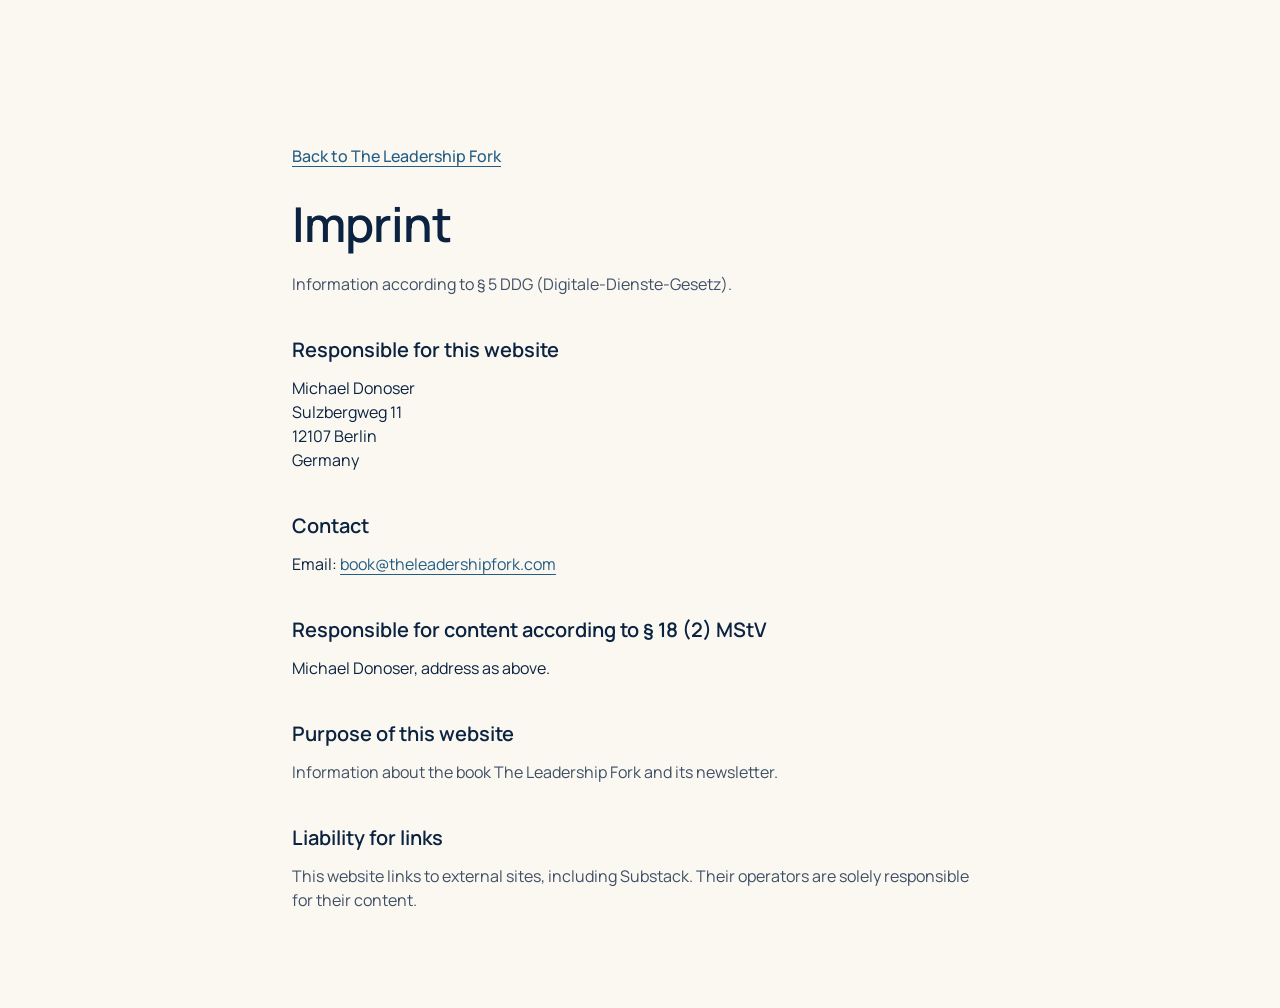
<file: imprint.html>
<!doctype html>
<html lang="en-US">
<head>
  <meta charset="utf-8">
  <meta name="viewport" content="width=device-width, initial-scale=1">
  <title>Imprint | The Leadership Fork</title>
  <meta name="robots" content="noindex">
  <link rel="icon" href="/favicon.ico" sizes="any">
  <link rel="stylesheet" href="/assets/styles.css">
</head>
<body>
  <main class="page" id="main">
    <div class="container">
      <p class="body-2" style="margin-bottom:var(--s-400)"><a class="text-link" href="/">Back to The Leadership Fork</a></p>
      <h1 class="heading-2">Imprint</h1>
      <p class="body-3 muted">Information according to &sect; 5 DDG (Digitale-Dienste-Gesetz).</p>

      <h2 class="heading-6">Responsible for this website</h2>
      <p class="body-3">
        Michael Donoser<br>
        Sulzbergweg 11<br>
        12107 Berlin<br>
        Germany
      </p>

      <h2 class="heading-6">Contact</h2>
      <p class="body-3">Email: <a class="text-link" href="mailto:book@theleadershipfork.com">book@theleadershipfork.com</a></p>

      <h2 class="heading-6">Responsible for content according to &sect; 18 (2) MStV</h2>
      <p class="body-3">Michael Donoser, address as above.</p>

      <h2 class="heading-6">Purpose of this website</h2>
      <p class="body-3 muted">Information about the book The Leadership Fork and its newsletter.</p>

      <h2 class="heading-6">Liability for links</h2>
      <p class="body-3 muted">
        This website links to external sites, including Substack. Their
        operators are solely responsible for their content.
      </p>
    </div>
  </main>
</body>
</html>
</file>
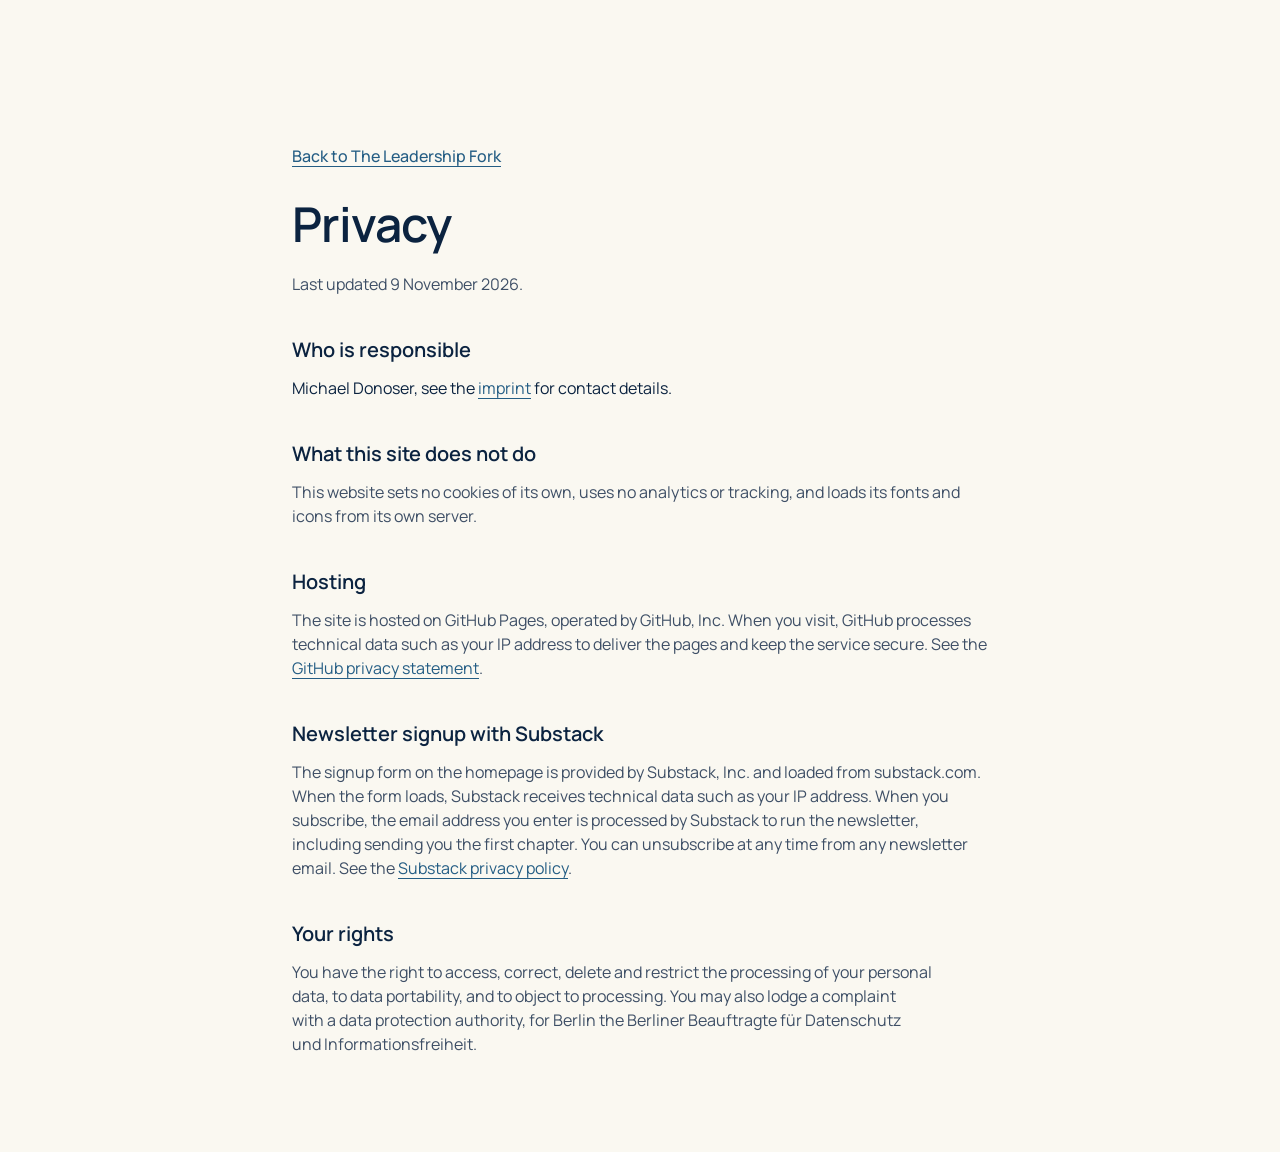
<file: privacy.html>
<!doctype html>
<html lang="en-US">
<head>
  <meta charset="utf-8">
  <meta name="viewport" content="width=device-width, initial-scale=1">
  <title>Privacy | The Leadership Fork</title>
  <meta name="robots" content="noindex">
  <link rel="icon" href="/favicon.ico" sizes="any">
  <link rel="stylesheet" href="/assets/styles.css">
</head>
<body>
  <main class="page" id="main">
    <div class="container">
      <p class="body-2" style="margin-bottom:var(--s-400)"><a class="text-link" href="/">Back to The Leadership Fork</a></p>
      <h1 class="heading-2">Privacy</h1>
      <p class="body-3 muted">Last updated 9 November 2026.</p>

      <h2 class="heading-6">Who is responsible</h2>
      <p class="body-3">Michael Donoser, see the <a class="text-link" href="/imprint.html">imprint</a> for contact details.</p>

      <h2 class="heading-6">What this site does not do</h2>
      <p class="body-3 muted">
        This website sets no cookies of its own, uses no analytics or
        tracking, and loads its fonts and icons from its own server.
      </p>

      <h2 class="heading-6">Hosting</h2>
      <p class="body-3 muted">
        The site is hosted on GitHub Pages, operated by GitHub, Inc. When you
        visit, GitHub processes technical data such as your IP address to
        deliver the pages and keep the service secure. See the
        <a class="text-link" href="https://docs.github.com/en/site-policy/privacy-policies/github-general-privacy-statement" rel="noopener">GitHub privacy statement</a>.
      </p>

      <h2 class="heading-6">Newsletter signup with Substack</h2>
      <p class="body-3 muted">
        The signup form on the homepage is provided by Substack, Inc. and
        loaded from substack.com. When the form loads, Substack receives
        technical data such as your IP address. When you subscribe, the email
        address you enter is processed by Substack to run the newsletter,
        including sending you the first chapter. You can unsubscribe at any
        time from any newsletter email. See the
        <a class="text-link" href="https://substack.com/privacy" rel="noopener">Substack privacy policy</a>.
      </p>

      <h2 class="heading-6">Your rights</h2>
      <p class="body-3 muted">
        You have the right to access, correct, delete and restrict the
        processing of your personal data, to data portability, and to object
        to processing. You may also lodge a complaint with a data protection
        authority, for Berlin the Berliner Beauftragte f&uuml;r Datenschutz und Informationsfreiheit.
      </p>
    </div>
  </main>
</body>
</html>
</file>
<file: assets/styles.css>
/* ==========================================================
   The Leadership Fork: landing page
   Visual system follows elayadesign/landing-page-design:
   one typeface, Tailwind type scale, fixed spacing tokens,
   Tailwind radii, flat backgrounds, weighted motion.
   ========================================================== */

@font-face {
  font-family: "Manrope";
  src: url("fonts/manrope-latin-wght.woff2") format("woff2");
  font-weight: 200 800;
  font-style: normal;
  font-display: swap;
  unicode-range: U+0000-00FF, U+0131, U+0152-0153, U+02BB-02BC, U+02C6, U+02DA,
    U+02DC, U+0304, U+0308, U+0329, U+2000-206F, U+20AC, U+2122, U+2191, U+2193,
    U+2212, U+2215, U+FEFF, U+FFFD;
}
@font-face {
  font-family: "Manrope";
  src: url("fonts/manrope-latin-ext-wght.woff2") format("woff2");
  font-weight: 200 800;
  font-style: normal;
  font-display: swap;
  unicode-range: U+0100-02BA, U+02BD-02C5, U+02C7-02CC, U+02CE-02D7, U+02DD-02FF,
    U+0304, U+0308, U+0329, U+1D00-1DBF, U+1E00-1E9F, U+1EF2-1EFF, U+2020,
    U+20A0-20AB, U+20AD-20C0, U+2113, U+2C60-2C7F, U+A720-A7FF;
}
/* The book's own typeface, used only for the tagline quote: a deliberate
   exception to the one-typeface rule, so the quote reads as the book speaking.
   Latin subset of EB Garamond Italic (SIL OFL 1.1). */
@font-face {
  font-family: "EB Garamond";
  src: url("fonts/ebgaramond-italic-latin.woff2") format("woff2");
  font-weight: 400;
  font-style: italic;
  font-display: swap;
}

:root {
  color-scheme: light;

  /* Brand colours, sampled from the cover */
  --bg: #faf8f1;          /* cover cream */
  --surface: #ffffff;
  --surface-2: #f3efe4;
  --ink: #0b2340;         /* cover navy */
  --ink-2: #3e4f66;
  --ink-3: #66758a;
  --line: #e5dfd0;
  --blue: #2e73a0;        /* fork blue */
  --blue-ink: #245d84;
  --orange: #ee8a20;      /* fork orange */
  --orange-ink: #a85808;  /* orange dark enough for text on cream */
  --focus: #2e73a0;
  --gold: #a88230;        /* the book's pullquote gold */

  /* Spacing tokens (B2) */
  --s-25: 2px;  --s-50: 4px;  --s-75: 8px;  --s-100: 12px; --s-200: 16px;
  --s-300: 24px; --s-400: 32px; --s-500: 40px; --s-600: 48px; --s-700: 64px;
  --s-800: 80px; --s-900: 96px;

  /* Tailwind radii (B3) */
  --r-md: 6px; --r-lg: 8px; --r-xl: 12px; --r-2xl: 16px; --r-3xl: 24px; --r-full: 9999px;

  /* Motion (B7) */
  --ease: cubic-bezier(0.22, 1, 0.36, 1);

  --max: 1152px;
  --gutter: var(--s-200);
}

*, *::before, *::after { box-sizing: border-box; }
html { -webkit-text-size-adjust: 100%; scroll-behavior: smooth; scroll-padding-top: var(--s-900); }
body {
  margin: 0;
  background: var(--bg);
  color: var(--ink);
  font-family: "Manrope", system-ui, sans-serif;
  font-size: 16px;
  line-height: 24px;
  font-optical-sizing: auto;
  -webkit-font-smoothing: antialiased;
  text-rendering: optimizeLegibility;
}
img, svg { display: block; max-width: 100%; }
p { margin: 0; text-wrap: pretty; }
h1, h2, h3, h4 { margin: 0; text-wrap: balance; }
ul, ol { margin: 0; padding: 0; list-style: none; }
a { color: inherit; }
::selection { background: #fbe1c2; color: var(--ink); }

/* ---------- Named text styles (B1) ---------- */
.heading-1 { font-size: 60px; line-height: 60px; font-weight: 600; letter-spacing: -0.025em; }
.heading-2 { font-size: 48px; line-height: 48px; font-weight: 600; letter-spacing: -0.02em; }
.heading-3 { font-size: 36px; line-height: 40px; font-weight: 600; letter-spacing: -0.015em; }
.heading-4 { font-size: 30px; line-height: 36px; font-weight: 600; letter-spacing: -0.01em; }
.heading-5 { font-size: 24px; line-height: 32px; font-weight: 600; }
.heading-6 { font-size: 20px; line-height: 28px; font-weight: 600; }
.title-1 { font-size: 20px; line-height: 28px; font-weight: 500; }
.title-2 { font-size: 18px; line-height: 28px; font-weight: 500; }
.title-3 { font-size: 16px; line-height: 24px; font-weight: 500; }
.title-4 { font-size: 14px; line-height: 20px; font-weight: 500; }
.body-1 { font-size: 16px; line-height: 24px; font-weight: 600; }
.body-2 { font-size: 16px; line-height: 24px; font-weight: 500; }
.body-3 { font-size: 16px; line-height: 24px; font-weight: 400; }
.body-6 { font-size: 14px; line-height: 20px; font-weight: 400; }
/* Body 7: long form reading, built from text-lg */
.body-7 { font-size: 18px; line-height: 28px; font-weight: 400; }
.button-lg { font-size: 18px; line-height: 28px; font-weight: 600; }
.button-md { font-size: 16px; line-height: 24px; font-weight: 600; }
.button-sm { font-size: 14px; line-height: 20px; font-weight: 600; }
.caption-1 { font-size: 14px; line-height: 20px; font-weight: 500; }
.caption-2 { font-size: 14px; line-height: 20px; font-weight: 400; }
.caption-3 { font-size: 12px; line-height: 16px; font-weight: 600; letter-spacing: 0.08em; text-transform: uppercase; }

.muted { color: var(--ink-2); }
.subtle { color: var(--ink-3); }

@media (max-width: 767px) {
  .heading-1 { font-size: 36px; line-height: 40px; }
  .heading-2 { font-size: 30px; line-height: 36px; }
  .heading-3 { font-size: 30px; line-height: 36px; }
  .heading-4 { font-size: 24px; line-height: 32px; }
}

/* ---------- Layout ---------- */
.container { width: 100%; max-width: var(--max); margin: 0 auto; padding: 0 var(--gutter); }
@media (min-width: 768px) { :root { --gutter: var(--s-400); } }
.section { padding: var(--s-800) 0; }
@media (min-width: 768px) { .section { padding: var(--s-900) 0; } }
/* Headings may run wider so they stay on one line on desktop; the intro
   paragraph keeps a readable 680px measure (centred when the head is). */
.section-head { max-width: 960px; margin-bottom: var(--s-600); }
.section-head .caption-3 { color: var(--orange-ink); margin-bottom: var(--s-100); display: block; }
.section-head p { margin-top: var(--s-200); max-width: 680px; margin-left: inherit; margin-right: inherit; }
.band { background: var(--surface-2); }

.skip-link {
  position: absolute; left: var(--s-200); top: var(--s-200); z-index: 100;
  background: var(--ink); color: #fff; padding: var(--s-75) var(--s-100);
  border-radius: var(--r-lg); transform: translateY(-200%);
  transition: transform 300ms var(--ease);
}
.skip-link:focus { transform: translateY(0); }

:focus-visible { outline: 3px solid var(--focus); outline-offset: 3px; border-radius: var(--r-md); }

/* ---------- Buttons (B2 + B9) ---------- */
.btn {
  display: inline-flex; align-items: center; justify-content: center; gap: var(--s-75);
  padding: var(--s-75) var(--s-100);
  border-radius: var(--r-full);
  border: 1px solid transparent;
  text-decoration: none; cursor: pointer;
  font-family: inherit;
  transition: background-color 300ms var(--ease), transform 300ms var(--ease),
    color 300ms var(--ease), border-color 300ms var(--ease);
  white-space: nowrap;
}
.btn:active { transform: scale(0.98); }
.btn svg { width: 20px; height: 20px; flex: none; transition: transform 500ms var(--ease); }
.btn:hover svg { transform: translateX(var(--s-50)); }
.btn-primary { background: var(--ink); color: #fff; }
.btn-primary:hover { background: #163a63; }
.btn-accent { background: var(--orange); color: var(--ink); }
.btn-accent:hover { background: #f39c3f; }
.btn-ghost { background: transparent; color: var(--ink); border-color: var(--line); }
.btn-ghost:hover { background: var(--surface); border-color: #d4ccb8; }
.btn.button-lg { padding: var(--s-75) var(--s-200); }
.btn.button-lg svg { width: 24px; height: 24px; }

.text-link {
  color: var(--blue-ink); text-decoration: underline; text-decoration-thickness: 1px;
  text-underline-offset: 4px; transition: color 300ms var(--ease);
}
.text-link:hover { color: var(--ink); }

/* ---------- Navigation (B7) ---------- */
.nav-wrap { position: fixed; top: var(--s-200); left: 0; right: 0; z-index: 50; display: flex; justify-content: center; padding: 0 var(--gutter); pointer-events: none; }
.nav {
  pointer-events: auto;
  display: flex; align-items: center; gap: var(--s-300);
  padding: var(--s-75) var(--s-75) var(--s-75) var(--s-200);
  background: rgba(250, 248, 241, 0.72);
  -webkit-backdrop-filter: blur(16px) saturate(1.4);
  backdrop-filter: blur(16px) saturate(1.4);
  border: 1px solid rgba(11, 35, 64, 0.08);
  border-radius: var(--r-full);
  box-shadow: 0 8px 32px rgba(11, 35, 64, 0.08);
  width: 100%; max-width: max-content;
}
.brand { display: flex; align-items: center; gap: var(--s-75); text-decoration: none; }
.brand svg { width: 24px; height: 24px; }
.nav-links { display: none; gap: var(--s-50); }
.nav-links a {
  padding: var(--s-75) var(--s-100); border-radius: var(--r-full);
  text-decoration: none; color: var(--ink-2);
  transition: background-color 300ms var(--ease), color 300ms var(--ease);
}
.nav-links a:hover { color: var(--ink); background: rgba(11, 35, 64, 0.06); }
.nav-links a[aria-current="true"] { color: var(--ink); background: rgba(11, 35, 64, 0.08); }
.nav .btn { padding: var(--s-75) var(--s-100); }
.menu-toggle {
  display: inline-flex; align-items: center; justify-content: center;
  width: 40px; height: 40px; border: 0; background: transparent; color: var(--ink);
  border-radius: var(--r-full); cursor: pointer; padding: 0;
  transition: background-color 300ms var(--ease);
}
.menu-toggle:hover { background: rgba(11, 35, 64, 0.06); }
.menu-toggle span { position: absolute; width: 18px; height: 2px; background: currentColor; border-radius: 2px; transition: transform 500ms var(--ease), opacity 300ms var(--ease); }
.menu-toggle span:nth-child(1) { transform: translateY(-6px); }
.menu-toggle span:nth-child(3) { transform: translateY(6px); }
.menu-open .menu-toggle span:nth-child(1) { transform: rotate(45deg); }
.menu-open .menu-toggle span:nth-child(2) { opacity: 0; transform: scaleX(0.2); }
.menu-open .menu-toggle span:nth-child(3) { transform: rotate(-45deg); }
.nav-cta-mobile { display: inline-flex; }
@media (min-width: 900px) {
  .nav-links { display: flex; }
  .menu-toggle { display: none; }
}
@media (max-width: 899px) {
  .nav { max-width: 100%; justify-content: space-between; gap: var(--s-75); }
  .nav-actions { display: flex; align-items: center; gap: var(--s-50); }
}
.brand-name { white-space: nowrap; }
@media (max-width: 439px) { .brand-name { display: none; } }

.mobile-menu {
  position: fixed; inset: 0; z-index: 40;
  background: rgba(250, 248, 241, 0.94);
  -webkit-backdrop-filter: blur(24px); backdrop-filter: blur(24px);
  padding: var(--s-900) var(--gutter) var(--s-600);
  display: flex; flex-direction: column; gap: var(--s-75);
  opacity: 0; visibility: hidden;
  transition: opacity 300ms var(--ease), visibility 0s linear 300ms;
}
.menu-open .mobile-menu { opacity: 1; visibility: visible; transition: opacity 300ms var(--ease); }
.mobile-menu a {
  text-decoration: none; padding: var(--s-100) 0; border-bottom: 0;
  opacity: 0; transform: translateY(var(--s-300));
  transition: opacity 500ms var(--ease), transform 500ms var(--ease);
}
.mobile-menu .btn { margin-top: var(--s-300); align-self: flex-start; }
.menu-open .mobile-menu a { opacity: 1; transform: none; }
.menu-open .mobile-menu a:nth-child(1) { transition-delay: 60ms; }
.menu-open .mobile-menu a:nth-child(2) { transition-delay: 120ms; }
.menu-open .mobile-menu a:nth-child(3) { transition-delay: 180ms; }
.menu-open .mobile-menu a:nth-child(4) { transition-delay: 240ms; }
.menu-open .mobile-menu a:nth-child(5) { transition-delay: 300ms; }
@media (min-width: 900px) { .mobile-menu { display: none; } }

/* ---------- Hero (B5) ---------- */
/* Top padding clears the floating nav (16px offset + ~58px pill) plus a modest gap. */
.hero { padding: calc(var(--s-900) + var(--s-100)) 0 var(--s-800); }
@media (min-width: 768px) { .hero { padding: 128px 0 var(--s-900); } }
.hero-grid { display: grid; gap: var(--s-700); align-items: center; }
@media (min-width: 960px) { .hero-grid { grid-template-columns: minmax(0, 1fr) 360px; gap: var(--s-800); } }
@media (min-width: 1100px) { .hero-grid { grid-template-columns: minmax(0, 1fr) 400px; } }
.eyebrow {
  display: inline-flex; align-items: center; gap: var(--s-75);
  padding: var(--s-50) var(--s-100) var(--s-50) var(--s-50);
  background: var(--surface); border: 1px solid var(--line); border-radius: var(--r-full);
  margin-bottom: var(--s-300);
}
.eyebrow .pill { background: var(--orange); color: var(--ink); border-radius: var(--r-full); padding: var(--s-25) var(--s-75); }
.hero h1 {
  max-width: 680px;
  padding-bottom: var(--s-75); /* keeps descenders inside the clipped gradient */
  background: linear-gradient(90deg, #0b2340 0%, #4a6584 100%);
  -webkit-background-clip: text; background-clip: text;
  -webkit-text-fill-color: transparent; color: var(--ink);
}
.hero-sub { max-width: 680px; margin-top: var(--s-300); }
/* Forced break only where the line is long enough to hold it; phones wrap naturally. */
.br-wide { display: none; }
@media (min-width: 768px) { .br-wide { display: inline; } }
.hero-actions { display: flex; flex-wrap: wrap; align-items: center; gap: var(--s-200) var(--s-300); margin-top: var(--s-500); }
.hero-proof { display: flex; align-items: center; gap: var(--s-100); margin-top: var(--s-500); padding-top: var(--s-300); border-top: 1px solid var(--line); max-width: 680px; }
.hero-proof .avatar { width: 40px; height: 40px; border-radius: var(--r-full); background: var(--ink); color: #fff; display: grid; place-items: center; flex: none; overflow: hidden; }
.hero-proof .avatar img { width: 100%; height: 100%; object-fit: cover; }

.cover-stage { position: relative; display: flex; justify-content: center; }
.cover {
  position: relative; width: min(100%, 320px);
  border-radius: var(--r-md);
  box-shadow: 0 1px 2px rgba(11, 35, 64, 0.12), 0 24px 48px rgba(11, 35, 64, 0.18), 0 48px 96px rgba(11, 35, 64, 0.10);
  transform: perspective(1600px) rotateY(-8deg) rotateX(2deg);
  transition: transform 500ms var(--ease);
}
.cover img { width: 100%; height: auto; border-radius: var(--r-md); }
.cover::after { /* spine highlight */
  content: ""; position: absolute; top: 0; bottom: 0; left: 6px; width: 2px;
  background: rgba(255, 255, 255, 0.35); border-radius: var(--r-full);
}
.cover-stage:hover .cover { transform: perspective(1600px) rotateY(-3deg) rotateX(1deg) translateY(-4px); }
@media (min-width: 960px) { .cover { width: 100%; } }
@media (max-width: 959px) { .cover { width: 220px; transform: none; } }

/* Release sticker on the cover */
.sticker {
  position: absolute; bottom: 14%; right: 6%; z-index: 2; /* sits on the cover, above the author name */
  width: 112px; height: 112px; border-radius: var(--r-full);
  background: #ffc93c; color: var(--ink);
  display: flex; flex-direction: column; align-items: center; justify-content: center;
  text-align: center;
  box-shadow: 0 0 0 4px #faf8f1, 0 8px 24px rgba(11, 35, 64, 0.22);
  transform: rotate(12deg);
  animation: sticker-in 800ms var(--ease) 400ms both;
}
.sticker::before { /* thin inner ring, like a printed sticker */
  content: ""; position: absolute; inset: var(--s-50);
  border: 1px dashed rgba(11, 35, 64, 0.35); border-radius: var(--r-full);
}
.sticker .sticker-top { font-size: 12px; line-height: 16px; font-weight: 600; letter-spacing: 0.08em; text-transform: uppercase; }
.sticker .sticker-year { font-size: 30px; line-height: 36px; font-weight: 700; letter-spacing: -0.01em; }
@keyframes sticker-in {
  from { opacity: 0; transform: rotate(-20deg) scale(0.6); }
  to { opacity: 1; transform: rotate(12deg) scale(1); }
}
@media (max-width: 959px) {
  .sticker { width: 72px; height: 72px; }
  .sticker::before { inset: var(--s-25); }
  .sticker .sticker-top { font-size: 12px; line-height: 16px; letter-spacing: 0; }
  .sticker .sticker-year { font-size: 20px; line-height: 28px; }
}

/* ---------- Tagline reveal (B11) ---------- */
.tagline { padding: var(--s-900) 0; }
@media (min-width: 768px) { .tagline { padding: 160px 0; } }
.tagline-quote { max-width: 960px; margin: 0 auto; text-align: center; }
.tagline-quote blockquote { margin: 0; padding: var(--s-400) 0; }
@media (min-width: 768px) { .tagline-quote blockquote { padding: var(--s-400) var(--s-300); } }
.tagline-quote p {
  font-family: "EB Garamond", Georgia, serif; font-style: italic; font-weight: 400;
  font-size: 32px; line-height: 40px; text-wrap: balance;
}
@media (min-width: 768px) { .tagline-quote p { font-size: 48px; line-height: 60px; } }
/* Gold rules above and below; the top one carries the fork mark. */
.tq-rule { display: flex; align-items: center; gap: var(--s-200); }
.tq-rule::before, .tq-rule::after { content: ""; flex: 1; height: 1px; background: var(--gold); }
.tq-rule:empty { gap: 0; }
.tq-rule svg { width: 44px; height: 34px; flex: none; }
.tq-who {
  margin-top: var(--s-200); color: var(--ink-3);
  font-size: 12px; line-height: 16px; font-weight: 600; letter-spacing: .14em; text-transform: uppercase;
}
.tagline .w { color: rgba(11, 35, 64, 0.28); transition: color 600ms var(--ease); }
.tagline .w.on { color: var(--ink); }
.tagline .w.accent.on { color: var(--orange-ink); }

/* ---------- How it works: one road that splits ----------
   Phones: a vertical blue and orange rail on the left with numbered stops.
   Wide screens: the horizontal .road drawing carries the numbers, and the
   three columns sit centred under its stops (no column gap, so the column
   centres line up with the stops at 1/6, 1/2 and 5/6 of the width). */
.road { display: none; }
.steps { position: relative; display: grid; gap: var(--s-500); }
.step { position: relative; padding-left: var(--s-700); }
/* Rail segment from each stop down to the next; none below the last stop. */
.step:not(:last-child)::before, .step:not(:last-child)::after {
  content: ""; position: absolute; top: 20px; bottom: calc(-1 * var(--s-500) - 20px);
  width: 4px; border-radius: 2px;
}
.step:not(:last-child)::before { left: 15px; background: var(--blue); }
.step:not(:last-child)::after { left: 21px; background: var(--orange); }
.step h3 { margin-bottom: var(--s-75); }
.step-num {
  position: absolute; left: 0; top: 0; z-index: 1;
  display: inline-flex; width: 40px; height: 40px; align-items: center; justify-content: center;
  border-radius: var(--r-full); background: var(--ink); color: #fff;
}
.step-num-open { background: var(--surface-2); color: var(--ink); border: 3px solid var(--ink); }
.step h3 { padding-top: var(--s-75); }
@media (min-width: 900px) {
  .road { display: block; width: 100%; height: auto; margin-bottom: var(--s-300); }
  .road text { font-family: inherit; }
  .road .road-open { fill: var(--surface-2); }
  .steps { grid-template-columns: repeat(3, 1fr); gap: 0; text-align: center; }
  .step:not(:last-child)::before, .step:not(:last-child)::after, .step-num { display: none; }
  .step { padding: 0 var(--s-300); }
  .step h3 { padding-top: 0; }
  .step p { max-width: 320px; margin: 0 auto; }
}
.card {
  background: var(--surface); border: 1px solid var(--line); border-radius: var(--r-2xl);
  padding: var(--s-300);
}
@media (min-width: 768px) { .card { padding: var(--s-400); } }

/* ---------- Benefits ---------- */
.benefits { display: grid; gap: var(--s-300); }
@media (min-width: 768px) { .benefits { grid-template-columns: repeat(2, 1fr); } }
.benefit { display: flex; gap: var(--s-200); align-items: flex-start; }
.icon-chip { width: 48px; height: 48px; border-radius: var(--r-xl); display: grid; place-items: center; flex: none; background: var(--surface-2); color: var(--blue-ink); }
.icon-chip.orange { color: var(--orange-ink); }
.icon-chip svg { width: 24px; height: 24px; }
.benefit h3 { margin-bottom: var(--s-50); }

/* ---------- Chapters ---------- */
.chapters { display: grid; gap: var(--s-200); }
.chapter {
  display: grid; gap: var(--s-75) var(--s-300); grid-template-columns: 48px 1fr; align-items: start;
  transition: transform 500ms var(--ease), border-color 300ms var(--ease);
}
.chapter:hover { transform: translateY(-2px); border-color: #d4ccb8; }
.chapter-num { font-size: 30px; line-height: 36px; font-weight: 600; color: var(--blue); font-variant-numeric: tabular-nums; }
.chapter.is-free { border-color: var(--orange); }
.chapter .meta { display: flex; flex-wrap: wrap; align-items: center; gap: var(--s-75); margin-bottom: var(--s-50); }
.tag { display: inline-flex; padding: var(--s-25) var(--s-75); border-radius: var(--r-full); background: var(--surface-2); color: var(--ink-2); }
.tag.free { background: #fdebd6; color: var(--orange-ink); }
.chapter h3 { margin-bottom: var(--s-75); }
/* Story hook first (darker), then the theme line in muted text. */
.chapter-story { color: var(--ink); margin-bottom: var(--s-75); }
/* A taste of the mechanisms: outlined pills, so they read differently from the filled tags above. */
.mech-label { margin-top: var(--s-200); color: var(--orange-ink); }
.mech-teasers { list-style: none; padding: 0; margin: var(--s-75) 0 0; display: flex; flex-wrap: wrap; gap: var(--s-75); }
.mech-teasers li { padding: var(--s-25) var(--s-100); border: 1px solid var(--line); border-radius: var(--r-full); color: var(--ink); background: var(--bg); }
.mech-teasers li.more { border-color: transparent; background: none; color: var(--ink-3); padding-left: var(--s-25); }
@media (min-width: 768px) {
  .chapter { grid-template-columns: 64px 1fr; }
  .chapter-num { font-size: 36px; line-height: 40px; }
}

/* ---------- Excerpt ---------- */
.excerpt-shell { max-width: 720px; margin: 0 auto; }
.reader { background: var(--surface); border: 1px solid var(--line); border-radius: var(--r-3xl); padding: var(--s-400) var(--s-300); }
@media (min-width: 768px) { .reader { padding: var(--s-700) var(--s-800); } }
.reader-part + .reader-part { margin-top: var(--s-700); padding-top: var(--s-700); border-top: 1px solid var(--line); }
.reader-label { display: flex; align-items: center; gap: var(--s-100); color: var(--orange-ink); margin-bottom: var(--s-100); }
.reader-label::before, .reader-label::after { content: ""; height: 1px; background: var(--line); flex: 1; }
.reader-label::before { flex: 0 0 var(--s-400); }
.reader h3 { margin-bottom: var(--s-75); }
.reader .scene-title { color: var(--ink-2); margin-bottom: var(--s-400); }
.prose { color: #1e2f45; }
.prose p + p { margin-top: var(--s-200); }
.prose .opening::first-letter { float: left; font-size: 60px; line-height: 60px; font-weight: 600; color: var(--ink); margin: var(--s-25) var(--s-75) 0 0; }
.prose .work-title { font-weight: 600; color: var(--ink); }
.prose .pullquote { margin: var(--s-400) 0; padding: var(--s-300); background: var(--surface-2); border-radius: var(--r-2xl); border: 1px solid var(--line); }
.prose .pullquote p { font-size: 20px; line-height: 28px; font-weight: 600; color: var(--ink); text-wrap: balance; }
.prose .pullquote p::before { content: "\201C"; color: var(--orange); }
.prose .pullquote p::after { content: "\201D"; color: var(--orange); }
.fn-ref a { color: var(--blue-ink); text-decoration: none; font-weight: 600; padding: 0 2px; }
.excerpt-note { margin-top: var(--s-400); padding-top: var(--s-200); border-top: 1px solid var(--line); color: var(--ink-3); }
.excerpt-note a { color: var(--blue-ink); font-weight: 600; text-decoration: none; margin-right: var(--s-50); }
.fork-break { display: flex; justify-content: center; padding: var(--s-400) 0 var(--s-300); }
.fork-break .fork-mark { width: 56px; height: auto; }

.excerpt-body { position: relative; }

/* ---------- Flipbook ---------- */
.flipbook-wrap, .flip-controls, .flip-hint { display: none; }
.js .flipbook-wrap { display: block; position: relative; max-width: 960px; margin: 0 auto; scroll-margin-top: var(--s-900); }
.js .flip-controls { display: flex; }
.js .flip-hint { display: block; }
.flipbook-wrap::after { /* soft shadow of the book on the table */
  content: ""; position: absolute; left: 8%; right: 8%; bottom: calc(var(--s-200) * -1); height: var(--s-400);
  background: rgba(11, 35, 64, 0.16); border-radius: var(--r-full); filter: blur(16px); z-index: -1;
}
.flipbook { margin: 0 auto; transition: transform 700ms var(--ease); }
/* Closed book: centre the single page (see main.js update()). */
.at-cover .flipbook { transform: translateX(-25%); }
.at-back .flipbook { transform: translateX(25%); }
.flipbook-wrap::after { transition: left 700ms var(--ease), right 700ms var(--ease); }
.at-cover::after, .at-back::after { left: 30%; right: 30%; }
@media (prefers-reduced-motion: reduce) { .flipbook, .flipbook-wrap::after { transition: none; } }
.flipbook .page { background: #fff; overflow: hidden; padding: 0; } /* .page is also the legal pages' wrapper class */
.flipbook .page img { display: block; width: 100%; height: 100%; object-fit: cover; user-select: none; -webkit-user-drag: none; pointer-events: none; }
.page-end { background: #fffdf8 !important; }
.page-end-inner {
  height: 100%; display: flex; flex-direction: column; align-items: center; justify-content: center;
  gap: var(--s-200); padding: var(--s-500) var(--s-400); text-align: center;
}
.page-end-inner .fork-mark { width: 64px; height: auto; margin-bottom: var(--s-100); }
.page-end-inner .heading-5 { color: var(--ink); text-wrap: balance; }
.page-end-inner .body-6 { max-width: 280px; }
.page-end-inner .btn { margin-top: var(--s-100); }
.flip-controls { align-items: center; justify-content: center; gap: var(--s-300); margin-top: var(--s-500); }
.flip-controls .btn { width: 40px; height: 40px; padding: 0; }
.flip-controls .btn:hover svg { transform: none; }
.flip-controls .btn:disabled { opacity: 0.35; cursor: default; }
.flip-controls .btn:disabled:active { transform: none; }
.flip-status { min-width: 160px; text-align: center; font-variant-numeric: tabular-nums; }
.flip-controls .flip-zoom { width: auto; padding: 0 var(--s-100); }
.flip-controls .flip-zoom svg { width: 20px; height: 20px; }
@media (max-width: 599px) {
  .flip-controls { flex-wrap: wrap; gap: var(--s-200); }
  .flip-status { min-width: 0; flex: 1 1 auto; }
  .flip-controls .flip-zoom { flex-basis: 100%; justify-content: center; }
}

/* Enlarged page view */
.page-zoom {
  width: 100vw; height: 100dvh; max-width: none; max-height: none; margin: 0; padding: var(--s-200);
  border: 0; background: rgba(250, 248, 241, 0.97); color: var(--ink);
  flex-direction: column; align-items: center; gap: var(--s-200);
}
.page-zoom[open] { display: flex; animation: zoom-in 300ms var(--ease); }
.page-zoom::backdrop { background: rgba(11, 35, 64, 0.4); }
@keyframes zoom-in { from { opacity: 0; } to { opacity: 1; } }
.page-zoom-pages { flex: 1 1 auto; min-height: 0; width: 100%; display: flex; justify-content: center; align-items: center; gap: 0; overflow: auto; }
.page-zoom-pages img, .page-zoom-pages .zoom-end {
  height: 100%; width: auto; max-width: 100%; aspect-ratio: 2 / 3; object-fit: contain; background: #fff;
  box-shadow: 0 16px 48px rgba(11, 35, 64, 0.18);
}
.page-zoom-pages.spread img { max-width: 50%; }
.page-zoom-bar { display: flex; gap: var(--s-200); align-items: center; }
.page-zoom-bar .btn[aria-label] { width: 40px; height: 40px; padding: 0; }
.page-zoom-bar .btn:hover svg { transform: none; }
.page-zoom-bar .btn:disabled { opacity: 0.35; cursor: default; }
.flip-hint { text-align: center; margin-top: var(--s-100); }
@media (hover: none) { .flip-hint { font-size: 0; line-height: 0; } .flip-hint::after { content: "Swipe or tap the arrows to turn the page."; font-size: 14px; line-height: 20px; } }

.text-version { margin-top: var(--s-700); }
.text-version > summary {
  list-style: none; cursor: pointer; display: flex; align-items: center; justify-content: center; gap: var(--s-75);
  color: var(--blue-ink); text-decoration: underline; text-underline-offset: 4px; text-decoration-thickness: 1px;
  padding: var(--s-75); border-radius: var(--r-md);
}
.text-version > summary::-webkit-details-marker { display: none; }
.text-version[open] > summary { margin-bottom: var(--s-300); }


/* ---------- Signup ---------- */
.signup { background: var(--ink); color: #fff; border-radius: var(--r-3xl); padding: var(--s-500) var(--s-300); display: grid; gap: var(--s-600); overflow: hidden; position: relative; }
@media (min-width: 768px) { .signup { padding: var(--s-700); } }
@media (min-width: 960px) { .signup { grid-template-columns: minmax(0, 1fr) minmax(0, 480px); align-items: center; } }
.signup .caption-3 { color: #f6b46c; display: block; margin-bottom: var(--s-100); }
.signup h2 { color: #fff; }
.signup .lead { color: #c9d3df; margin-top: var(--s-200); max-width: 520px; }
.checks { display: grid; gap: var(--s-200); margin-top: var(--s-400); }
.checks li { display: flex; gap: var(--s-100); align-items: flex-start; color: #e7ecf2; }
.checks svg { width: 24px; height: 24px; flex: none; color: var(--orange); }
.checks .soon { display: inline-block; margin-right: var(--s-50); padding: 0 var(--s-75); border-radius: var(--r-full); background: var(--orange); color: var(--ink); vertical-align: 2px; }
.signup-form {
  background: var(--surface); border-radius: var(--r-2xl); padding: var(--s-75);
  color: var(--ink);
}
.embed-frame { position: relative; border-radius: var(--r-lg); overflow: hidden; background: #fff; min-height: 320px; }
.embed-frame iframe { display: block; width: 100%; height: 320px; border: 0; background: #fff; position: relative; z-index: 1; }
.embed-skeleton { position: absolute; inset: 0; padding: var(--s-400) var(--s-300); display: grid; gap: var(--s-200); align-content: center; justify-items: center; }
.embed-skeleton span { display: block; height: 16px; border-radius: var(--r-full); background: var(--surface-2); animation: pulse 1.6s var(--ease) infinite; }
.embed-skeleton .a { width: 56px; height: 56px; border-radius: var(--r-xl); }
.embed-skeleton .b { width: 60%; height: 20px; }
.embed-skeleton .c { width: 80%; }
.embed-skeleton .d { width: 100%; height: 48px; border-radius: var(--r-lg); margin-top: var(--s-100); }
@keyframes pulse { 0%, 100% { opacity: 1; } 50% { opacity: 0.45; } }
.signup-meta { padding: var(--s-100) var(--s-100) var(--s-75); color: var(--ink-3); text-align: center; }
.signup-meta a { color: var(--blue-ink); }

/* ---------- Author ---------- */
.author { display: grid; gap: var(--s-500); align-items: center; }
@media (min-width: 900px) { .author { grid-template-columns: 256px minmax(0, 1fr); gap: var(--s-800); } }
.portrait { width: 100%; max-width: 256px; aspect-ratio: 4 / 5; border-radius: var(--r-3xl); overflow: hidden; background: var(--surface-2); border: 1px solid var(--line); position: relative; }
.portrait img { width: 100%; height: 100%; object-fit: cover; }
.portrait-placeholder { position: absolute; inset: 0; display: grid; place-items: center; text-align: center; padding: var(--s-300); color: var(--ink-3); }
.portrait-placeholder strong { display: block; font-size: 48px; line-height: 48px; font-weight: 600; color: var(--ink); margin-bottom: var(--s-100); }
/* Same treatment as the tagline quote (gold rules, fork, book italic), left aligned. */
.author-quote { margin: var(--s-500) 0 0; }
.author-quote .tq-rule:first-child::before { display: none; }
.author-quote blockquote { margin: 0; padding: var(--s-300) 0; }
.author-quote p {
  font-family: "EB Garamond", Georgia, serif; font-style: italic; font-weight: 400;
  font-size: 26px; line-height: 34px; color: var(--ink); text-wrap: pretty;
}
@media (min-width: 768px) { .author-quote p { font-size: 30px; line-height: 40px; } }
.author p + p { margin-top: var(--s-200); }
.author-stats { display: grid; gap: var(--s-200); margin: var(--s-400) 0; }
@media (min-width: 600px) { .author-stats { grid-template-columns: repeat(3, 1fr); } }
.author-stats li { display: flex; flex-direction: column; gap: var(--s-50); padding: var(--s-200); background: var(--surface); border: 1px solid var(--line); border-radius: var(--r-2xl); }
.author-stats .stat-value { font-size: 24px; line-height: 32px; font-weight: 600; color: var(--blue-ink); }
.author-stats li:nth-child(3) .stat-value { color: var(--orange-ink); }
.portrait picture { display: block; height: 100%; }
@media (min-width: 900px) { .author { align-items: start; } .portrait { position: sticky; top: var(--s-900); } }

/* ---------- Connect: navy closing band (like the cover title), photo with the book, social links ---------- */
.connect { background: var(--ink); color: #fff; padding: var(--s-700) 0; }
.connect h2 { color: #fff; }
.connect-text { display: grid; gap: var(--s-100); }
.connect-tag { margin: 0; color: rgba(255, 255, 255, 0.75); }
.connect-tag span { color: var(--orange); }
.connect-inner { display: grid; justify-items: center; align-items: center; gap: var(--s-400); text-align: center; }
.connect h2 { text-wrap: balance; }
.connect-visual { position: relative; width: 208px; height: 176px; }
.connect-photo img { width: 176px; height: 176px; border-radius: var(--r-full); object-fit: cover; display: block; background: var(--surface-2); box-shadow: 0 0 0 4px rgba(255, 255, 255, 0.14); }
.connect-cover { position: absolute; right: 0; bottom: -8px; width: 72px; }
.connect-cover img { display: block; width: 100%; height: auto; border-radius: 2px; box-shadow: 0 2px 4px rgba(0,0,0,.3), 0 10px 20px rgba(0,0,0,.35); transform: rotate(4deg); }
.connect-links { list-style: none; padding: 0; margin: 0; display: flex; gap: var(--s-100); }
.connect-links a {
  display: grid; place-items: center; width: 48px; height: 48px; border-radius: var(--r-full);
  color: #fff; transition: background-color 300ms var(--ease), color 300ms var(--ease), transform 300ms var(--ease);
}
.connect-links a:hover { background: rgba(255, 255, 255, 0.1); color: var(--orange); transform: translateY(-2px); }
.connect-links a:focus-visible { outline: 2px solid var(--orange); outline-offset: 2px; }
.connect-links svg { width: 32px; height: 32px; }
.connect-links li:last-child svg { width: 26px; height: 26px; } /* Substack mark is drawn edge to edge */
@media (min-width: 900px) {
  .connect { padding: var(--s-500) 0; }
  .connect-inner { grid-template-columns: minmax(0, 1fr) auto minmax(0, 1fr); text-align: left; gap: var(--s-600); }
  .connect-text { justify-self: start; }
  .connect-links { justify-self: end; }
  .connect-visual { width: 232px; height: 200px; }
  .connect-photo img { width: 200px; height: 200px; }
  .connect-cover { width: 80px; }
}
@media (prefers-reduced-motion: reduce) { .connect-links a:hover { transform: none; } }

/* ---------- FAQ ---------- */
.faq-grid { display: grid; gap: var(--s-600); }
@media (min-width: 960px) { .faq-grid { grid-template-columns: 320px minmax(0, 1fr); gap: var(--s-800); } }
.faq { border-top: 1px solid var(--line); }
.faq details { border-bottom: 1px solid var(--line); }
.faq summary {
  list-style: none; cursor: pointer; display: flex; justify-content: space-between; gap: var(--s-200);
  align-items: center; padding: var(--s-300) 0; border-radius: var(--r-md);
}
.faq summary::-webkit-details-marker { display: none; }
.faq summary .plus { width: 24px; height: 24px; flex: none; position: relative; color: var(--ink-3); transition: transform 500ms var(--ease), color 300ms var(--ease); }
.faq summary:hover .plus { color: var(--ink); }
.faq details[open] .plus { transform: rotate(45deg); color: var(--orange-ink); }
.faq .answer { padding: 0 var(--s-700) var(--s-300) 0; }
.faq .answer p + p { margin-top: var(--s-100); }

/* ---------- Final CTA ---------- */
.final { text-align: center; }
.final .fork-mark { width: 72px; margin: 0 auto var(--s-400); }
.final h2 { max-width: 680px; margin: 0 auto; }
.final p { max-width: 560px; margin: var(--s-200) auto var(--s-400); }

/* Note under every Chapter 1 button: says how the free chapter is delivered */
.cta-note { display: flex; align-items: center; gap: var(--s-75); margin-top: var(--s-200); color: var(--ink-2); }
.cta-note svg { width: 16px; height: 16px; flex: none; color: var(--orange-ink); }
.final .cta-note { justify-content: center; max-width: none; margin: var(--s-200) auto 0; }
.page-end-inner .caption-2 { margin-top: calc(var(--s-75) * -1); }

/* ---------- Footer ---------- */
.footer { border-top: 1px solid var(--line); padding: var(--s-500) 0; }
.footer-inner { display: flex; flex-wrap: wrap; gap: var(--s-200) var(--s-400); justify-content: space-between; align-items: center; }
.footer nav ul { display: flex; flex-wrap: wrap; gap: var(--s-75) var(--s-300); }
.footer a { color: var(--ink-2); text-decoration: none; transition: color 300ms var(--ease); }
.footer a:hover { color: var(--ink); text-decoration: underline; text-underline-offset: 4px; }

/* ---------- Simple pages (legal, 404) ---------- */
.page { padding: 144px 0 var(--s-900); }
.page .container { max-width: 760px; }
.page h1 { margin-bottom: var(--s-300); }
.page h2 { margin: var(--s-500) 0 var(--s-100); }
.page p + p, .page ul + p, .page p + ul { margin-top: var(--s-200); }
.page ul { list-style: disc; padding-left: var(--s-300); }
.page li + li { margin-top: var(--s-75); }
.placeholder { background: #fdebd6; color: var(--orange-ink); padding: 0 var(--s-50); border-radius: var(--r-md); font-weight: 600; }

/* ---------- Scroll reveal (B7) ---------- */
.js .reveal { opacity: 0; transform: translateY(var(--s-400)); transition: opacity 700ms var(--ease), transform 700ms var(--ease); }
.js .reveal.is-visible { opacity: 1; transform: none; }

@media (prefers-reduced-motion: reduce) {
  html { scroll-behavior: auto; }
  *, *::before, *::after { animation: none !important; }
  .js .reveal { transform: none; transition: opacity 300ms linear; }
  .cover, .cover-stage:hover .cover { transform: none; }
  .btn:hover svg, .chapter:hover { transform: none; }
  .mobile-menu a { transform: none; }
  .tagline .w { color: var(--ink); transition: none; }
  .tagline .w.accent { color: var(--orange-ink); }
}
</file>
